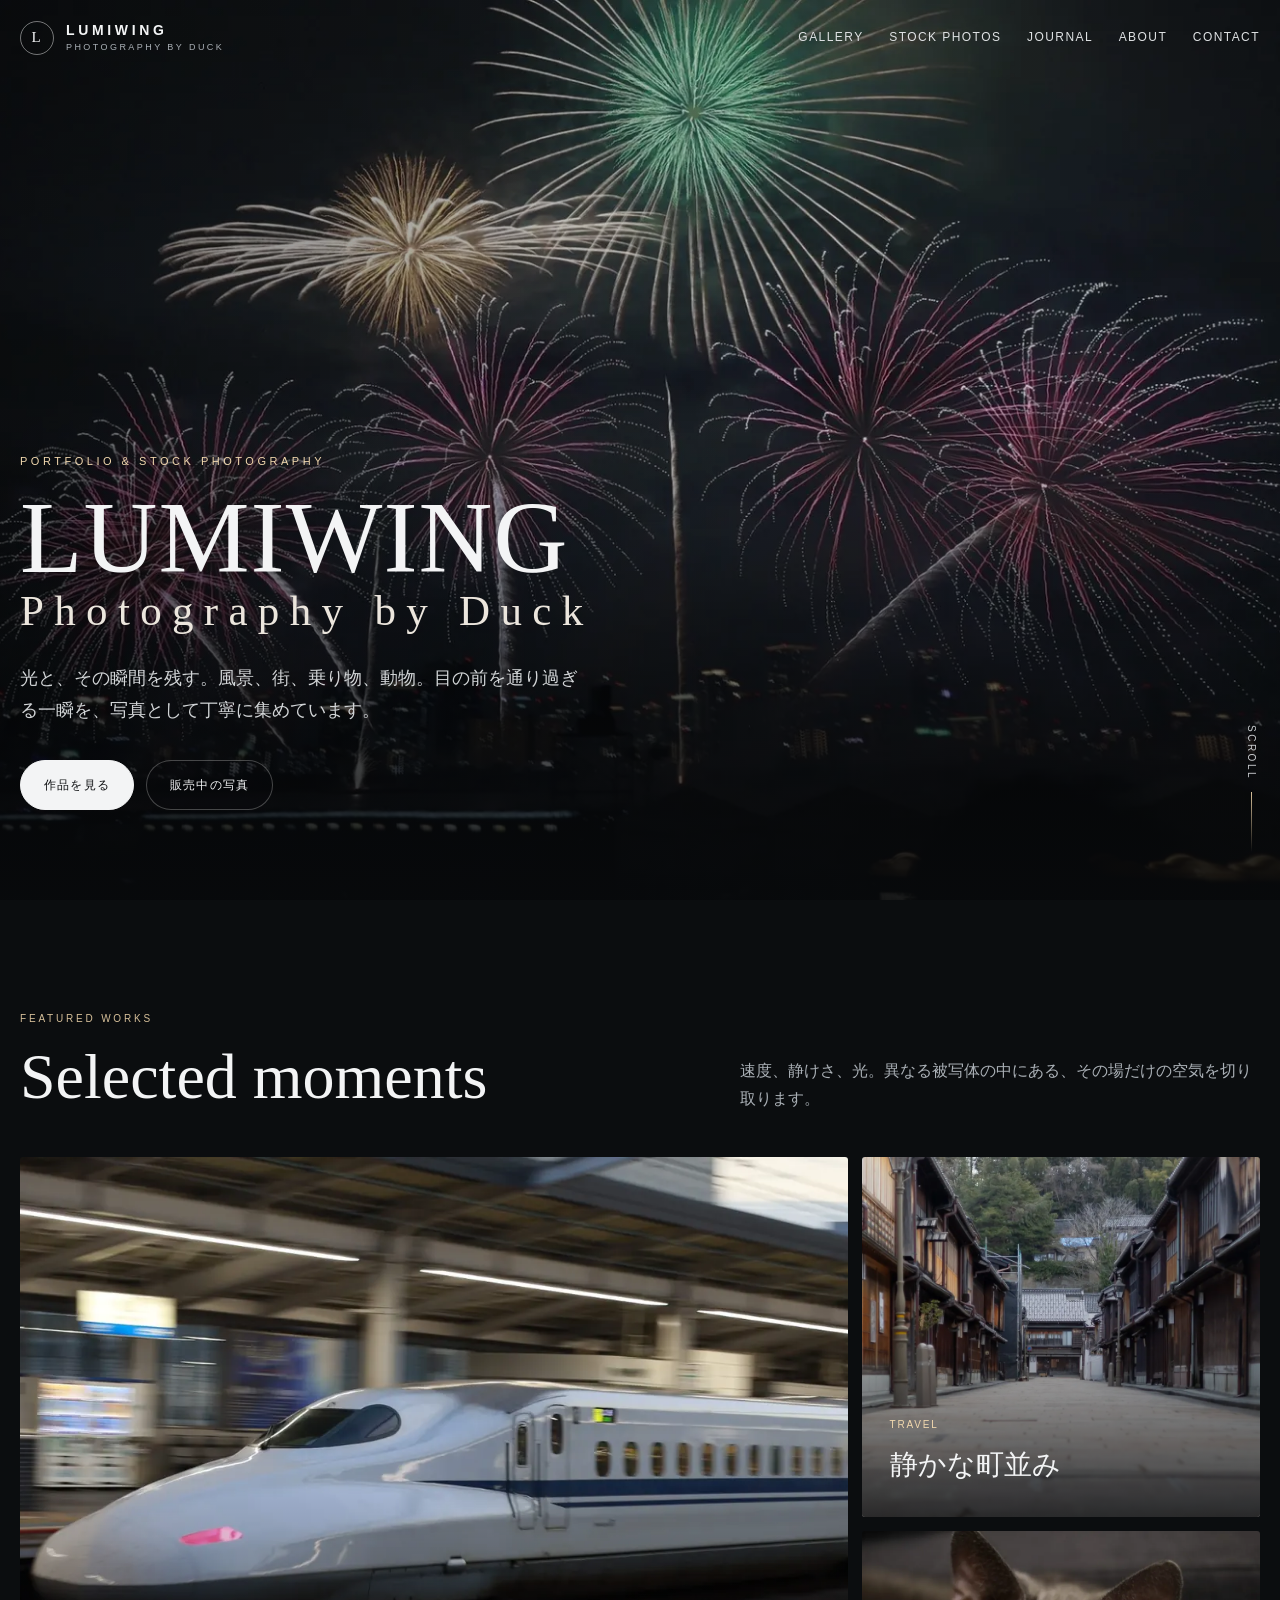
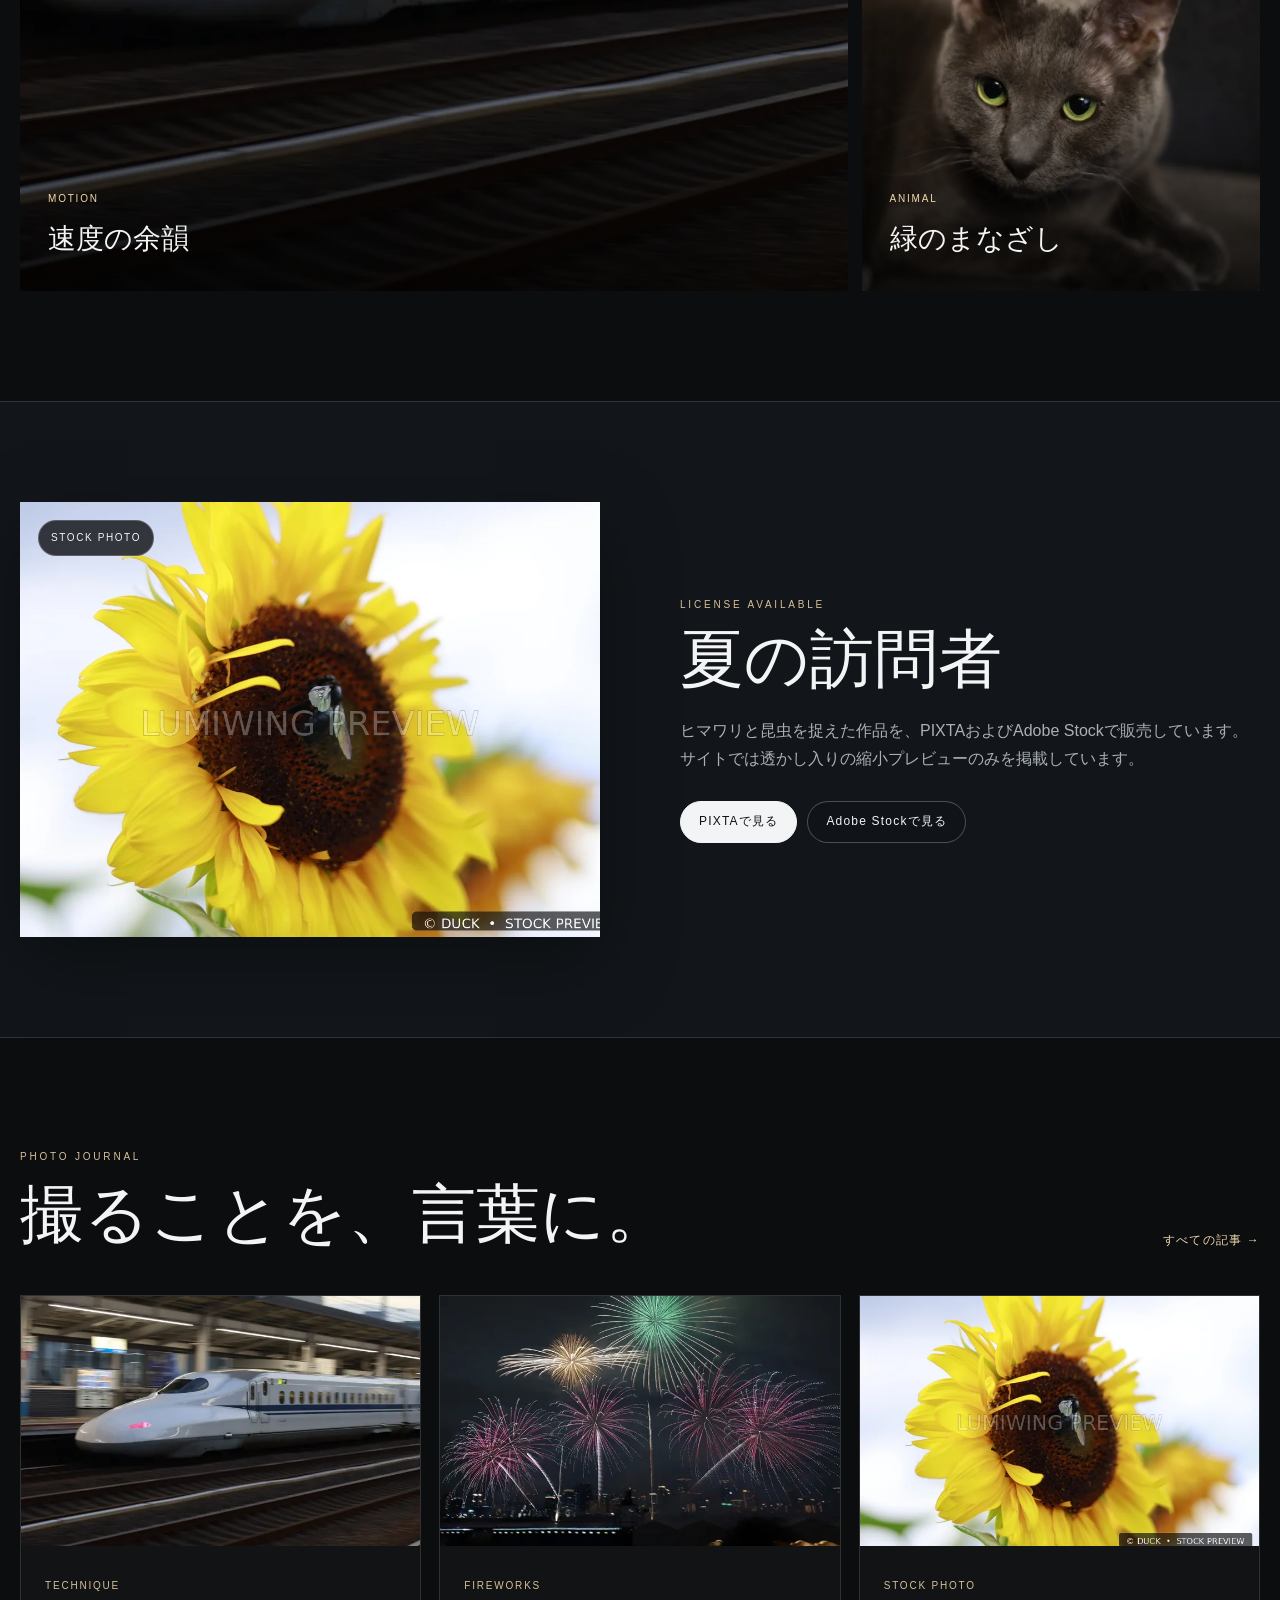
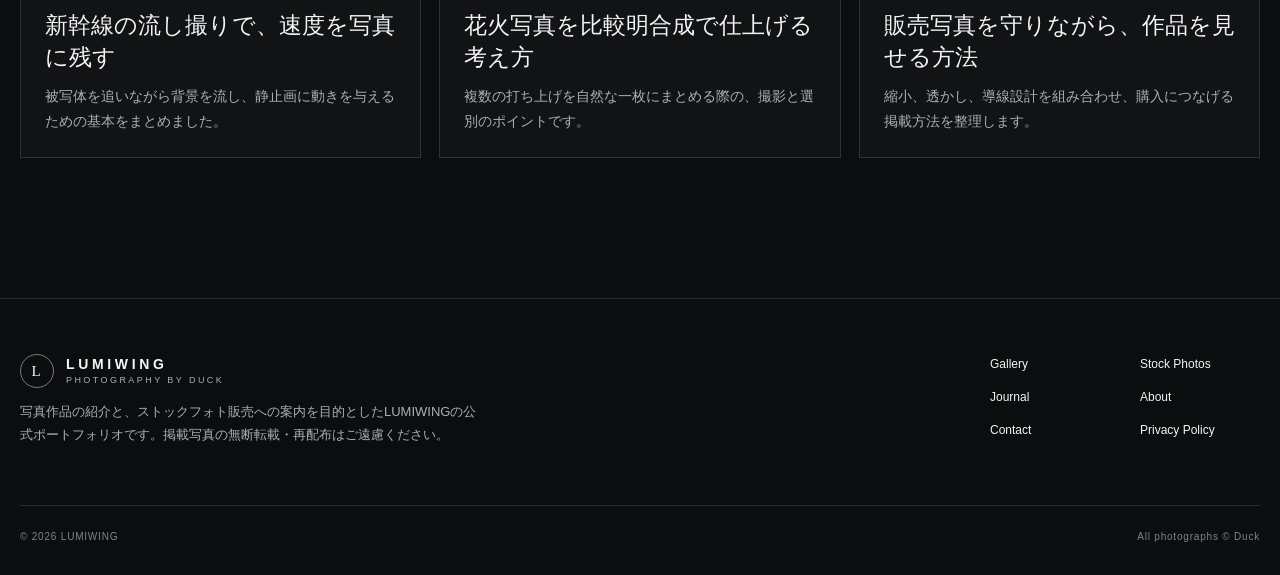
<file: index.html>
<!doctype html>
<html lang="ja">
<head>
  <meta charset="utf-8">
  <meta name="viewport" content="width=device-width, initial-scale=1">
  <meta name="description" content="LUMIWING — Photography by Duck。 風景、都市、乗り物、花火、動物などを撮影する写真ポートフォリオ。ストックフォト作品も販売中。">
  <meta name="theme-color" content="#0b0d0f">
  <title>LUMIWING｜Photography by Duck</title>
  <link rel="stylesheet" href="assets/css/style.css?v=3">
  <style>
    @media (max-width:640px){
      .journal-card{display:block!important;height:auto!important;min-height:0!important;overflow:visible!important}
      .journal-card>img{display:block!important;width:100%!important;height:auto!important;aspect-ratio:3/2!important;object-fit:cover!important}
      .journal-body{display:block!important;height:auto!important;min-height:0!important;overflow:visible!important;padding:22px 20px 26px!important}
      .journal-card h3{display:block!important;margin:10px 0 9px!important;font-size:21px!important;line-height:1.5!important;white-space:normal!important;overflow:visible!important;overflow-wrap:anywhere}
      .journal-card p{display:block!important;margin:0!important;line-height:1.75!important;overflow:visible!important}
    }
  </style>
</head>
<body>
<header class="site-header">
  <div class="header-inner">
    <a class="brand" href="index.html" aria-label="LUMIWING ホーム">
      <span class="brand-mark">L</span><span class="brand-text"><strong>LUMIWING</strong><small>PHOTOGRAPHY BY DUCK</small></span>
    </a>
    <button class="menu-button" aria-label="メニューを開く" aria-expanded="false"><span></span><span></span></button>
    <nav class="site-nav" aria-label="メインナビゲーション">
      <a href="gallery.html">Gallery</a><a href="stock.html">Stock Photos</a><a href="journal.html">Journal</a><a href="about.html">About</a><a href="contact.html">Contact</a>
    </nav>
  </div>
</header>
<main>
  <section class="hero">
    <div class="hero-media protected-image" aria-hidden="true">
      <img class="desktop-hero" src="assets/images/fireworks.webp" alt="" fetchpriority="high">
      <img class="mobile-hero" src="assets/images/bridge-sunset.webp" alt="" fetchpriority="high">
    </div>
    <div class="hero-content">
      <p class="eyebrow">Portfolio & Stock Photography</p>
      <h1>LUMIWING<span>Photography by Duck</span></h1>
      <p class="hero-copy">光と、その瞬間を残す。風景、街、乗り物、動物。目の前を通り過ぎる一瞬を、写真として丁寧に集めています。</p>
      <div class="hero-actions"><a class="button primary" href="gallery.html">作品を見る</a><a class="button" href="stock.html">販売中の写真</a></div>
    </div>
    <span class="scroll-cue">SCROLL</span>
  </section>

  <section class="section reveal">
    <div class="section-head">
      <div><span class="section-kicker">Featured works</span><h2>Selected moments</h2></div>
      <p class="section-intro">速度、静けさ、光。異なる被写体の中にある、その場だけの空気を切り取ります。</p>
    </div>
    <div class="feature-grid">
      <a class="feature-card" href="gallery.html"><img src="assets/images/train.webp" alt="ホームを走る新幹線の流し撮り" loading="lazy"><span class="card-overlay"><span class="tag">Motion</span><h3>速度の余韻</h3></span></a>
      <a class="feature-card" href="gallery.html"><img src="assets/images/old-town.webp" alt="木造家屋が並ぶ静かな町並み" loading="lazy"><span class="card-overlay"><span class="tag">Travel</span><h3>静かな町並み</h3></span></a>
      <a class="feature-card" href="gallery.html"><img src="assets/images/cat.webp" alt="緑色の瞳をした灰色の猫" loading="lazy"><span class="card-overlay"><span class="tag">Animal</span><h3>緑のまなざし</h3></span></a>
    </div>
  </section>

  <section class="split-band reveal">
    <div class="split-inner">
      <div class="split-image protected-image"><img src="assets/images/sunflower-stock.webp" alt="ヒマワリにとまる昆虫。ストックフォト販売中" loading="lazy"><span class="stock-badge">STOCK PHOTO</span></div>
      <div class="split-copy"><span class="section-kicker">License available</span><h2>夏の訪問者</h2><p>ヒマワリと昆虫を捉えた作品を、PIXTAおよびAdobe Stockで販売しています。サイトでは透かし入りの縮小プレビューのみを掲載しています。</p><div class="platform-row"><a class="button small primary" href="https://creator.pixta.jp/@prof2776046" target="_blank" rel="noopener noreferrer">PIXTAで見る</a><a class="button small" href="https://stock.adobe.com/jp/contributor/213067379/koduck" target="_blank" rel="noopener noreferrer">Adobe Stockで見る</a></div></div>
    </div>
  </section>

  <section class="section reveal">
    <div class="section-head"><div><span class="section-kicker">Photo journal</span><h2>撮ることを、言葉に。</h2></div><a class="text-link" href="journal.html">すべての記事 →</a></div>
    <div class="journal-grid">
      <a class="journal-card" href="journal/panning-train.html"><img src="assets/images/train-thumb.webp" alt="新幹線の流し撮り" loading="lazy"><div class="journal-body"><span class="journal-meta">TECHNIQUE</span><h3>新幹線の流し撮りで、速度を写真に残す</h3><p>被写体を追いながら背景を流し、静止画に動きを与えるための基本をまとめました。</p></div></a>
      <a class="journal-card" href="journal/fireworks-composite.html"><img src="assets/images/fireworks-thumb.webp" alt="夜空に広がる花火" loading="lazy"><div class="journal-body"><span class="journal-meta">FIREWORKS</span><h3>花火写真を比較明合成で仕上げる考え方</h3><p>複数の打ち上げを自然な一枚にまとめる際の、撮影と選別のポイントです。</p></div></a>
      <a class="journal-card" href="journal/protect-stock-photos.html"><img src="assets/images/sunflower-stock-thumb.webp" alt="ストックフォト販売中のヒマワリ" loading="lazy"><div class="journal-body"><span class="journal-meta">STOCK PHOTO</span><h3>販売写真を守りながら、作品を見せる方法</h3><p>縮小、透かし、導線設計を組み合わせ、購入につなげる掲載方法を整理します。</p></div></a>
    </div>
  </section>
</main>
<footer class="site-footer"><div class="footer-inner"><div class="footer-top"><div><a class="brand" href="index.html"><span class="brand-mark">L</span><span class="brand-text"><strong>LUMIWING</strong><small>PHOTOGRAPHY BY DUCK</small></span></a><p class="footer-copy">写真作品の紹介と、ストックフォト販売への案内を目的としたLUMIWINGの公式ポートフォリオです。掲載写真の無断転載・再配布はご遠慮ください。</p></div><div class="footer-links"><a href="gallery.html">Gallery</a><a href="stock.html">Stock Photos</a><a href="journal.html">Journal</a><a href="about.html">About</a><a href="contact.html">Contact</a><a href="privacy.html">Privacy Policy</a></div></div><div class="footer-bottom"><span>© <span data-year></span> LUMIWING</span><span>All photographs © Duck</span></div></div></footer>
<script src="assets/js/site.js?v=3"></script>
</body>
</html>
</file>
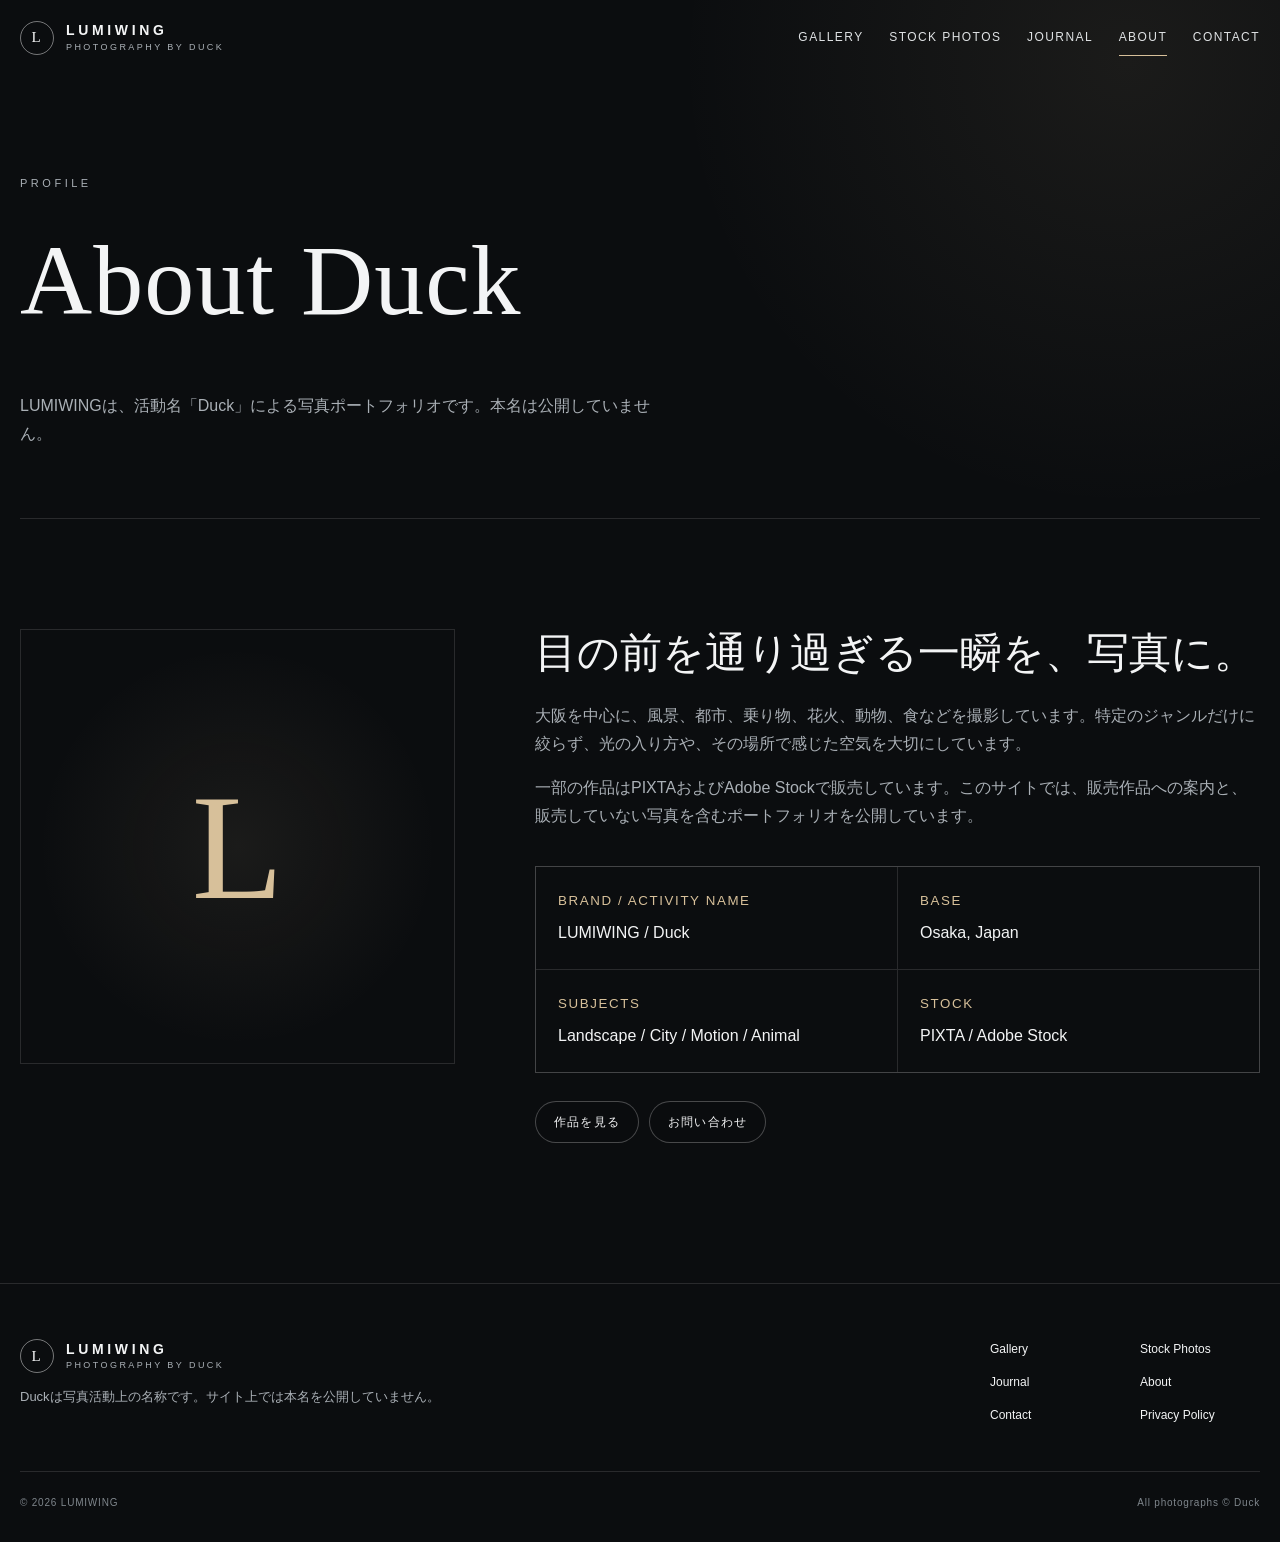
<file: about.html>
<!doctype html><html lang="ja"><head><meta charset="utf-8"><meta name="viewport" content="width=device-width, initial-scale=1"><meta name="description" content="写真活動名Duckのプロフィール。大阪を中心に風景、街、花火、乗り物、動物などを撮影。"><meta name="theme-color" content="#0b0d0f"><title>About Duck｜LUMIWING</title><link rel="stylesheet" href="assets/css/style.css"></head><body>
<header class="site-header"><div class="header-inner"><a class="brand" href="index.html"><span class="brand-mark">L</span><span class="brand-text"><strong>LUMIWING</strong><small>PHOTOGRAPHY BY DUCK</small></span></a><button class="menu-button" aria-label="メニューを開く" aria-expanded="false"><span></span><span></span></button><nav class="site-nav"><a href="gallery.html">Gallery</a><a href="stock.html">Stock Photos</a><a href="journal.html">Journal</a><a href="about.html" aria-current="page">About</a><a href="contact.html">Contact</a></nav></div></header>
<main><header class="page-hero"><p class="eyebrow">Profile</p><h1>About Duck</h1><p>LUMIWINGは、活動名「Duck」による写真ポートフォリオです。本名は公開していません。</p></header>
<section class="section"><div class="about-grid"><div class="about-monogram reveal">L</div><div class="prose reveal"><h2>目の前を通り過ぎる一瞬を、写真に。</h2><p>大阪を中心に、風景、都市、乗り物、花火、動物、食などを撮影しています。特定のジャンルだけに絞らず、光の入り方や、その場所で感じた空気を大切にしています。</p><p>一部の作品はPIXTAおよびAdobe Stockで販売しています。このサイトでは、販売作品への案内と、販売していない写真を含むポートフォリオを公開しています。</p><div class="fact-list"><div class="fact"><small>BRAND / ACTIVITY NAME</small>LUMIWING / Duck</div><div class="fact"><small>BASE</small>Osaka, Japan</div><div class="fact"><small>SUBJECTS</small>Landscape / City / Motion / Animal</div><div class="fact"><small>STOCK</small>PIXTA / Adobe Stock</div></div><div class="platform-row"><a class="button small" href="gallery.html">作品を見る</a><a class="button small" href="contact.html">お問い合わせ</a></div></div></div></section></main>
<footer class="site-footer"><div class="footer-inner"><div class="footer-top"><div><a class="brand" href="index.html"><span class="brand-mark">L</span><span class="brand-text"><strong>LUMIWING</strong><small>PHOTOGRAPHY BY DUCK</small></span></a><p class="footer-copy">Duckは写真活動上の名称です。サイト上では本名を公開していません。</p></div><div class="footer-links"><a href="gallery.html">Gallery</a><a href="stock.html">Stock Photos</a><a href="journal.html">Journal</a><a href="about.html">About</a><a href="contact.html">Contact</a><a href="privacy.html">Privacy Policy</a></div></div><div class="footer-bottom"><span>© <span data-year></span> LUMIWING</span><span>All photographs © Duck</span></div></div></footer><script src="assets/js/site.js"></script></body></html>
</file>
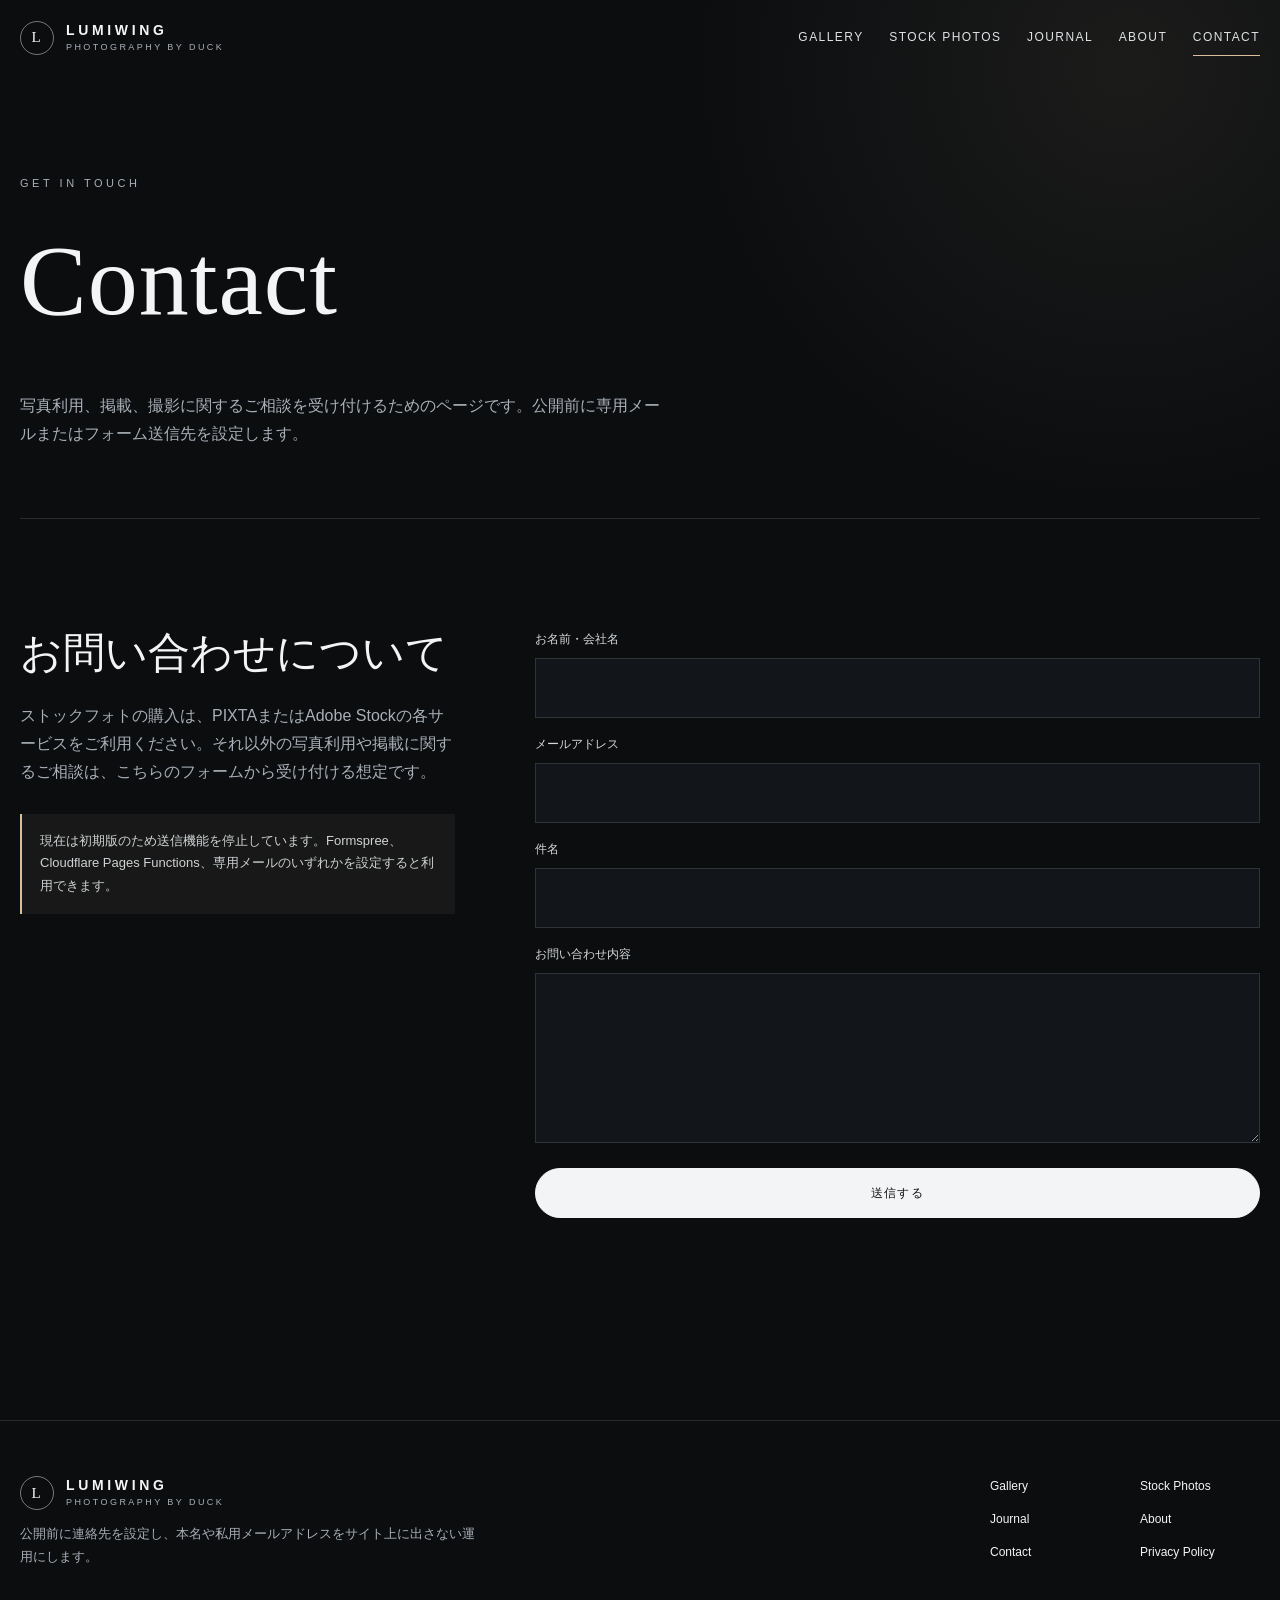
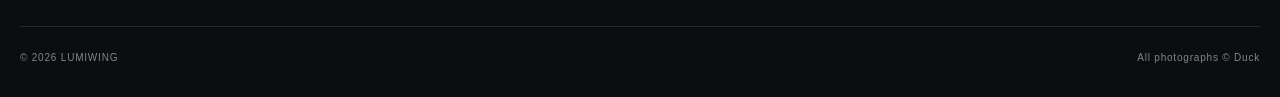
<file: contact.html>
<!doctype html><html lang="ja"><head><meta charset="utf-8"><meta name="viewport" content="width=device-width, initial-scale=1"><meta name="description" content="LUMIWINGへの写真利用・撮影に関するお問い合わせ。"><meta name="theme-color" content="#0b0d0f"><title>Contact｜LUMIWING — Photography by Duck</title><link rel="stylesheet" href="assets/css/style.css"></head><body>
<header class="site-header"><div class="header-inner"><a class="brand" href="index.html"><span class="brand-mark">L</span><span class="brand-text"><strong>LUMIWING</strong><small>PHOTOGRAPHY BY DUCK</small></span></a><button class="menu-button" aria-label="メニューを開く" aria-expanded="false"><span></span><span></span></button><nav class="site-nav"><a href="gallery.html">Gallery</a><a href="stock.html">Stock Photos</a><a href="journal.html">Journal</a><a href="about.html">About</a><a href="contact.html" aria-current="page">Contact</a></nav></div></header>
<main><header class="page-hero"><p class="eyebrow">Get in touch</p><h1>Contact</h1><p>写真利用、掲載、撮影に関するご相談を受け付けるためのページです。公開前に専用メールまたはフォーム送信先を設定します。</p></header>
<section class="section"><div class="contact-grid"><div class="prose reveal"><h2>お問い合わせについて</h2><p>ストックフォトの購入は、PIXTAまたはAdobe Stockの各サービスをご利用ください。それ以外の写真利用や掲載に関するご相談は、こちらのフォームから受け付ける想定です。</p><div class="notice">現在は初期版のため送信機能を停止しています。Formspree、Cloudflare Pages Functions、専用メールのいずれかを設定すると利用できます。</div></div><form class="form reveal" data-contact-form><div class="field"><label for="name">お名前・会社名</label><input id="name" name="name" autocomplete="name" required></div><div class="field"><label for="email">メールアドレス</label><input id="email" name="email" type="email" autocomplete="email" required></div><div class="field"><label for="subject">件名</label><input id="subject" name="subject" required></div><div class="field"><label for="message">お問い合わせ内容</label><textarea id="message" name="message" required></textarea></div><button class="button primary" type="submit">送信する</button><p class="form-status" aria-live="polite"></p></form></div></section></main>
<footer class="site-footer"><div class="footer-inner"><div class="footer-top"><div><a class="brand" href="index.html"><span class="brand-mark">L</span><span class="brand-text"><strong>LUMIWING</strong><small>PHOTOGRAPHY BY DUCK</small></span></a><p class="footer-copy">公開前に連絡先を設定し、本名や私用メールアドレスをサイト上に出さない運用にします。</p></div><div class="footer-links"><a href="gallery.html">Gallery</a><a href="stock.html">Stock Photos</a><a href="journal.html">Journal</a><a href="about.html">About</a><a href="contact.html">Contact</a><a href="privacy.html">Privacy Policy</a></div></div><div class="footer-bottom"><span>© <span data-year></span> LUMIWING</span><span>All photographs © Duck</span></div></div></footer><script src="assets/js/site.js"></script></body></html>
</file>
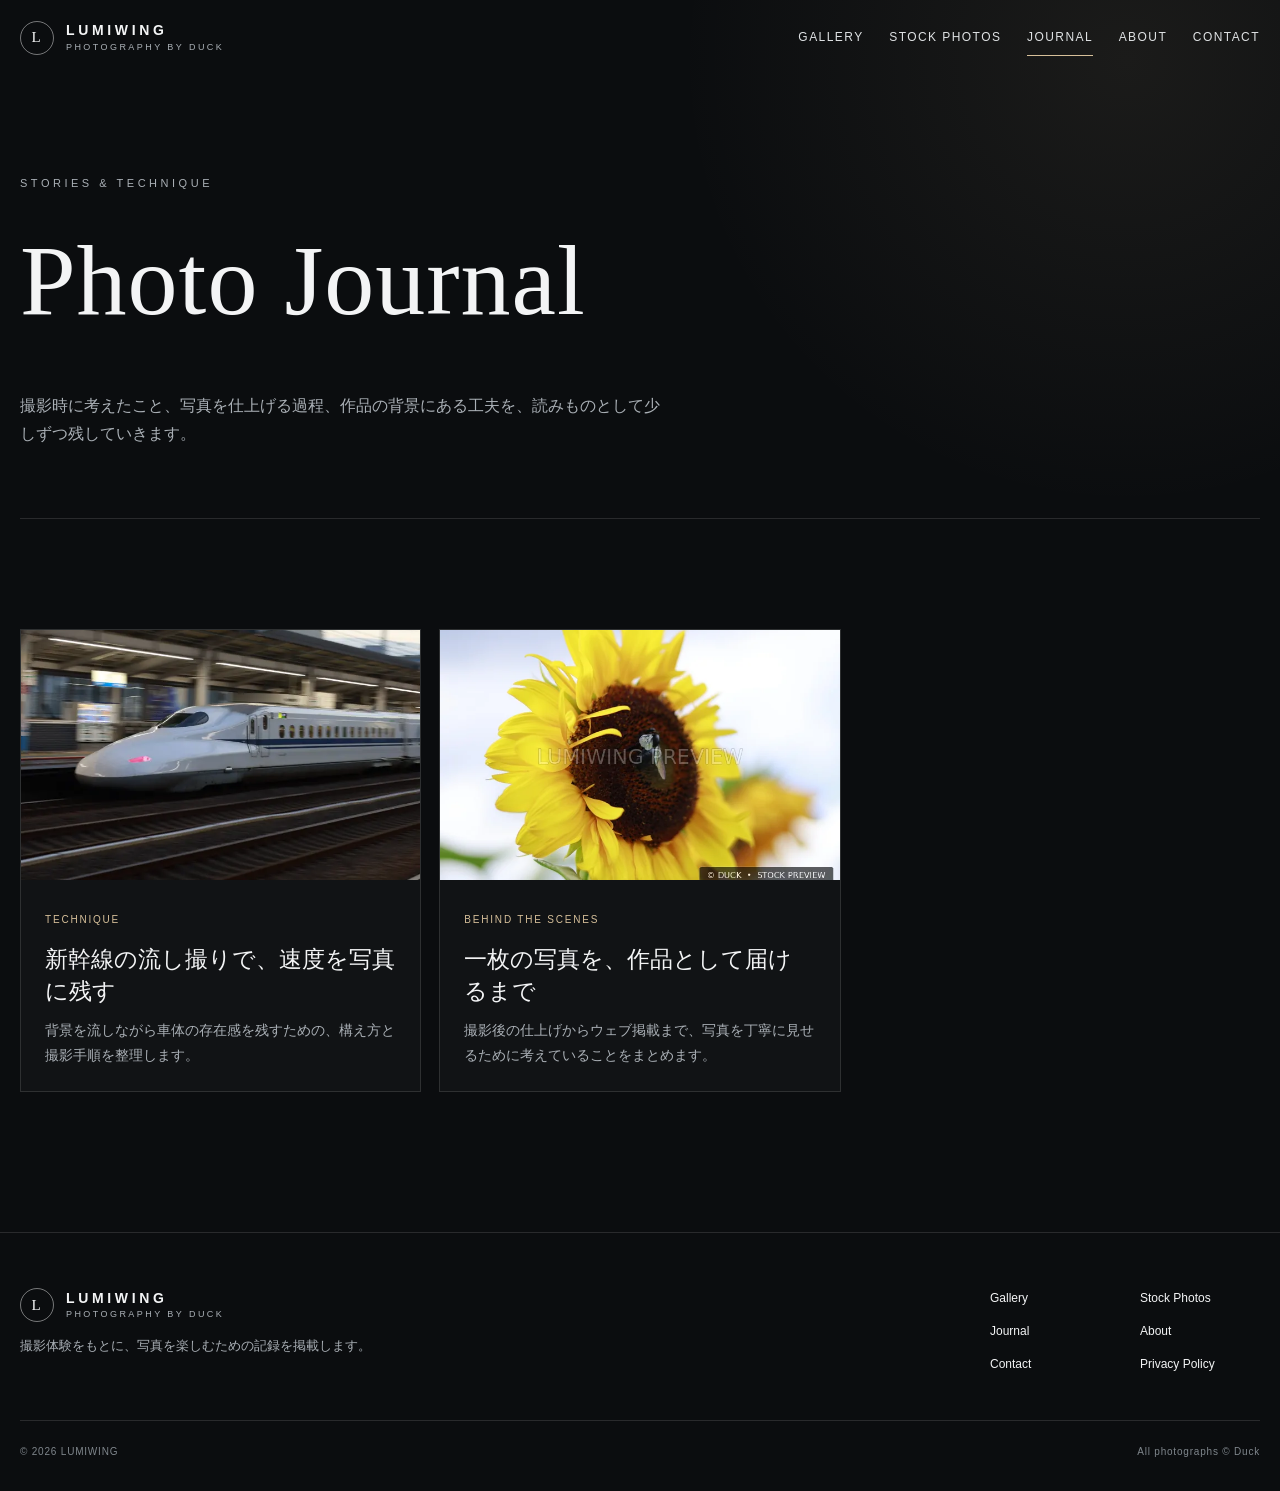
<file: journal.html>
<!doctype html><html lang="ja"><head><meta charset="utf-8"><meta name="viewport" content="width=device-width, initial-scale=1"><meta name="description" content="撮影方法、写真編集、作品づくりについてDuckが記録するPhoto Journal。"><meta name="theme-color" content="#0b0d0f"><title>Photo Journal｜LUMIWING — Photography by Duck</title><link rel="stylesheet" href="assets/css/style.css?v=6"><style>@media(max-width:640px){.journal-card{display:block!important;height:auto!important;min-height:0!important;overflow:visible!important}.journal-card>img{display:block!important;width:100%!important;height:auto!important;aspect-ratio:3/2!important;object-fit:cover!important}.journal-body{display:block!important;height:auto!important;min-height:0!important;overflow:visible!important;padding:22px 20px 26px!important}.journal-card h3{display:block!important;margin:10px 0 9px!important;font-size:21px!important;line-height:1.5!important;white-space:normal!important;overflow:visible!important;overflow-wrap:anywhere}.journal-card p{display:block!important;margin:0!important;line-height:1.75!important;overflow:visible!important}}</style></head><body>
<header class="site-header"><div class="header-inner"><a class="brand" href="index.html"><span class="brand-mark">L</span><span class="brand-text"><strong>LUMIWING</strong><small>PHOTOGRAPHY BY DUCK</small></span></a><button class="menu-button" aria-label="メニューを開く" aria-expanded="false"><span></span><span></span></button><nav class="site-nav"><a href="gallery.html">Gallery</a><a href="stock.html">Stock Photos</a><a href="journal.html" aria-current="page">Journal</a><a href="about.html">About</a><a href="contact.html">Contact</a></nav></div></header>
<main><header class="page-hero"><p class="eyebrow">Stories & technique</p><h1>Photo Journal</h1><p>撮影時に考えたこと、写真を仕上げる過程、作品の背景にある工夫を、読みものとして少しずつ残していきます。</p></header>
<section class="section"><div class="journal-grid">
<a class="journal-card reveal" href="journal/panning-train.html"><img src="assets/images/train-thumb.webp" alt="新幹線の流し撮り"><div class="journal-body"><span class="journal-meta">TECHNIQUE</span><h3>新幹線の流し撮りで、速度を写真に残す</h3><p>背景を流しながら車体の存在感を残すための、構え方と撮影手順を整理します。</p></div></a>
<a class="journal-card reveal" href="journal/protect-stock-photos.html"><img src="assets/images/sunflower-stock-thumb.webp" alt="ヒマワリの作品プレビュー"><div class="journal-body"><span class="journal-meta">BEHIND THE SCENES</span><h3>一枚の写真を、作品として届けるまで</h3><p>撮影後の仕上げからウェブ掲載まで、写真を丁寧に見せるために考えていることをまとめます。</p></div></a>
</div></section></main>
<footer class="site-footer"><div class="footer-inner"><div class="footer-top"><div><a class="brand" href="index.html"><span class="brand-mark">L</span><span class="brand-text"><strong>LUMIWING</strong><small>PHOTOGRAPHY BY DUCK</small></span></a><p class="footer-copy">撮影体験をもとに、写真を楽しむための記録を掲載します。</p></div><div class="footer-links"><a href="gallery.html">Gallery</a><a href="stock.html">Stock Photos</a><a href="journal.html">Journal</a><a href="about.html">About</a><a href="contact.html">Contact</a><a href="privacy.html">Privacy Policy</a></div></div><div class="footer-bottom"><span>© <span data-year></span> LUMIWING</span><span>All photographs © Duck</span></div></div></footer><script src="assets/js/site.js?v=6"></script></body></html>
</file>
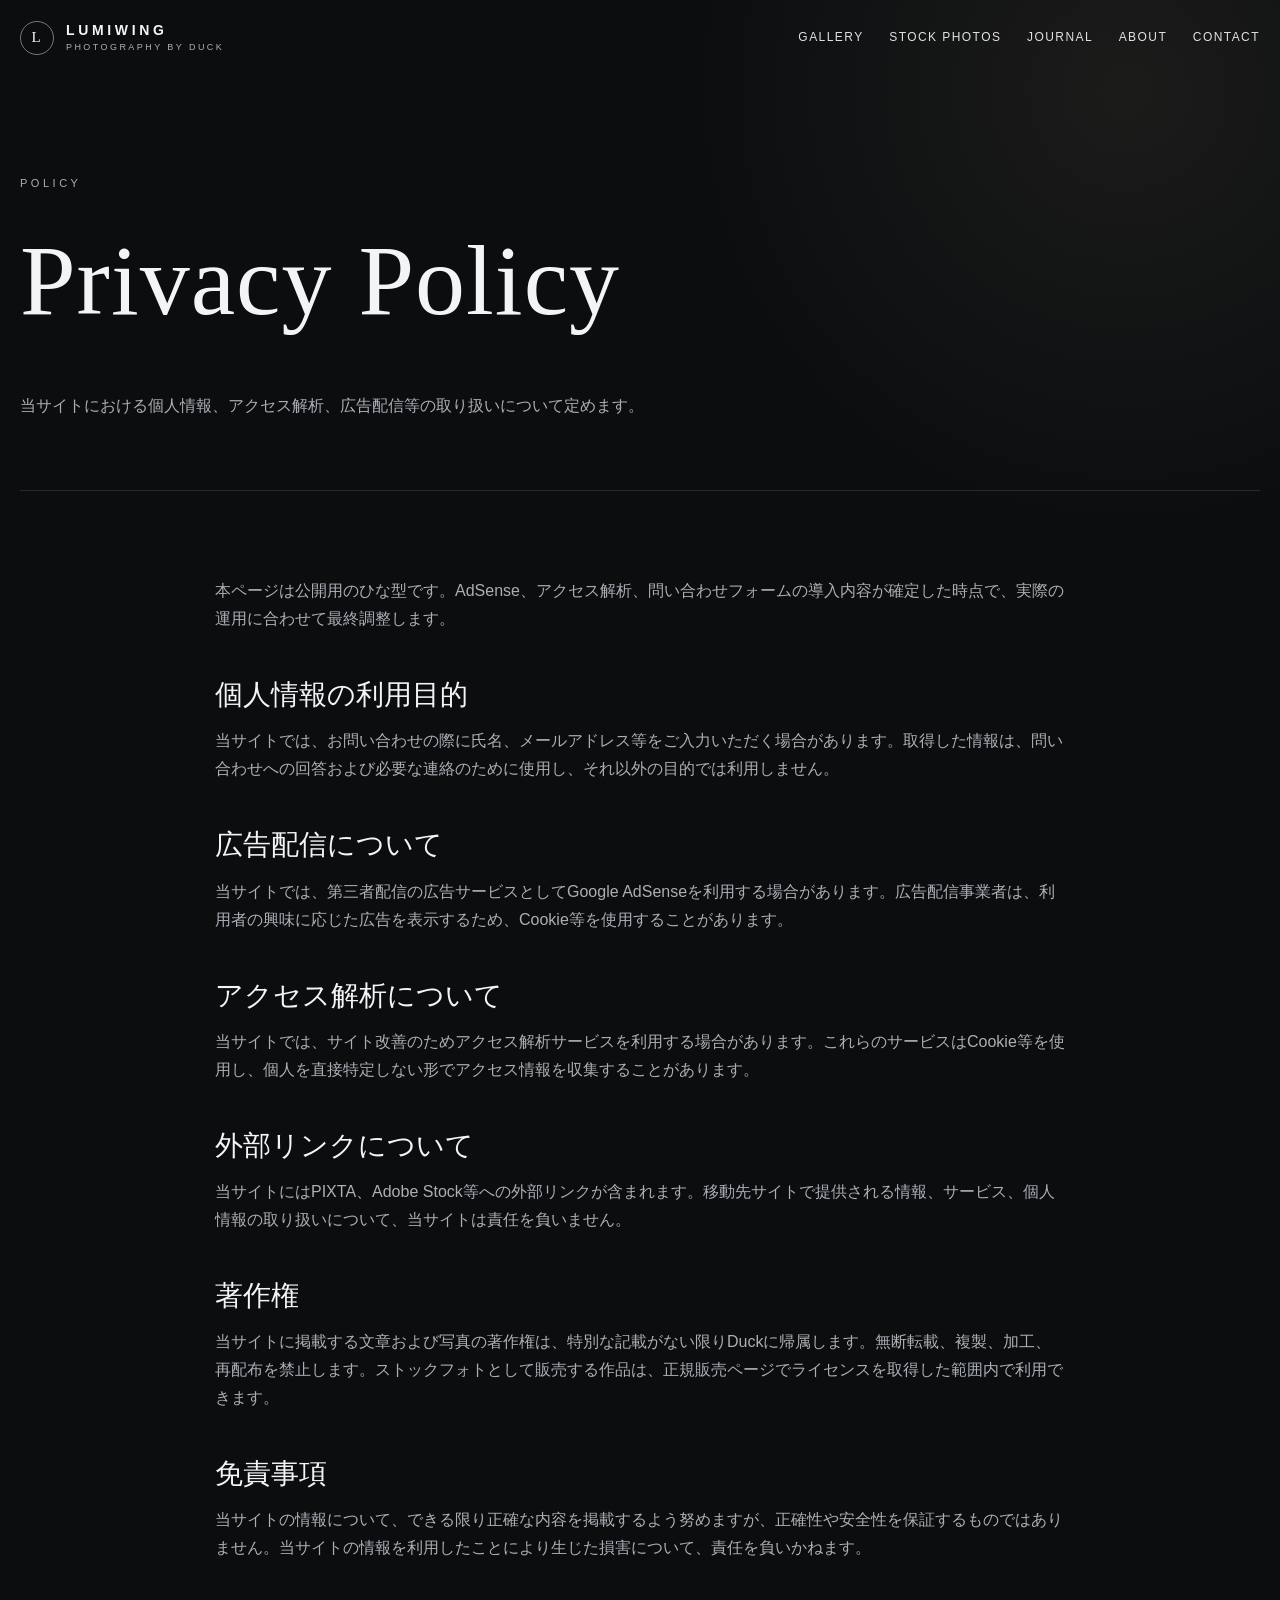
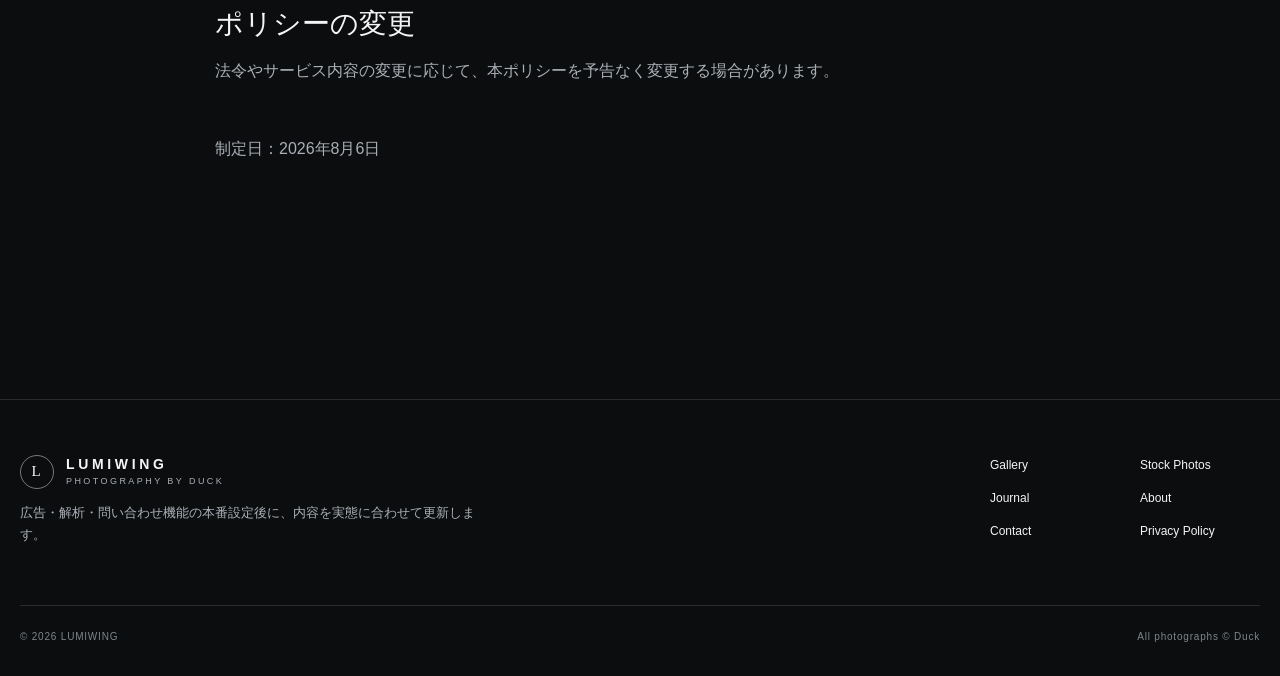
<file: privacy.html>
<!doctype html><html lang="ja"><head><meta charset="utf-8"><meta name="viewport" content="width=device-width, initial-scale=1"><meta name="description" content="LUMIWINGのプライバシーポリシー。"><meta name="theme-color" content="#0b0d0f"><title>Privacy Policy｜LUMIWING — Photography by Duck</title><link rel="stylesheet" href="assets/css/style.css"></head><body>
<header class="site-header"><div class="header-inner"><a class="brand" href="index.html"><span class="brand-mark">L</span><span class="brand-text"><strong>LUMIWING</strong><small>PHOTOGRAPHY BY DUCK</small></span></a><button class="menu-button" aria-label="メニューを開く" aria-expanded="false"><span></span><span></span></button><nav class="site-nav"><a href="gallery.html">Gallery</a><a href="stock.html">Stock Photos</a><a href="journal.html">Journal</a><a href="about.html">About</a><a href="contact.html">Contact</a></nav></div></header>
<main><header class="page-hero"><p class="eyebrow">Policy</p><h1>Privacy Policy</h1><p>当サイトにおける個人情報、アクセス解析、広告配信等の取り扱いについて定めます。</p></header>
<section class="section compact"><div class="article-wrap policy" style="padding-top:0"><p>本ページは公開用のひな型です。AdSense、アクセス解析、問い合わせフォームの導入内容が確定した時点で、実際の運用に合わせて最終調整します。</p><h2>個人情報の利用目的</h2><p>当サイトでは、お問い合わせの際に氏名、メールアドレス等をご入力いただく場合があります。取得した情報は、問い合わせへの回答および必要な連絡のために使用し、それ以外の目的では利用しません。</p><h2>広告配信について</h2><p>当サイトでは、第三者配信の広告サービスとしてGoogle AdSenseを利用する場合があります。広告配信事業者は、利用者の興味に応じた広告を表示するため、Cookie等を使用することがあります。</p><h2>アクセス解析について</h2><p>当サイトでは、サイト改善のためアクセス解析サービスを利用する場合があります。これらのサービスはCookie等を使用し、個人を直接特定しない形でアクセス情報を収集することがあります。</p><h2>外部リンクについて</h2><p>当サイトにはPIXTA、Adobe Stock等への外部リンクが含まれます。移動先サイトで提供される情報、サービス、個人情報の取り扱いについて、当サイトは責任を負いません。</p><h2>著作権</h2><p>当サイトに掲載する文章および写真の著作権は、特別な記載がない限りDuckに帰属します。無断転載、複製、加工、再配布を禁止します。ストックフォトとして販売する作品は、正規販売ページでライセンスを取得した範囲内で利用できます。</p><h2>免責事項</h2><p>当サイトの情報について、できる限り正確な内容を掲載するよう努めますが、正確性や安全性を保証するものではありません。当サイトの情報を利用したことにより生じた損害について、責任を負いかねます。</p><h2>ポリシーの変更</h2><p>法令やサービス内容の変更に応じて、本ポリシーを予告なく変更する場合があります。</p><p style="margin-top:50px">制定日：2026年8月6日</p></div></section></main>
<footer class="site-footer"><div class="footer-inner"><div class="footer-top"><div><a class="brand" href="index.html"><span class="brand-mark">L</span><span class="brand-text"><strong>LUMIWING</strong><small>PHOTOGRAPHY BY DUCK</small></span></a><p class="footer-copy">広告・解析・問い合わせ機能の本番設定後に、内容を実態に合わせて更新します。</p></div><div class="footer-links"><a href="gallery.html">Gallery</a><a href="stock.html">Stock Photos</a><a href="journal.html">Journal</a><a href="about.html">About</a><a href="contact.html">Contact</a><a href="privacy.html">Privacy Policy</a></div></div><div class="footer-bottom"><span>© <span data-year></span> LUMIWING</span><span>All photographs © Duck</span></div></div></footer><script src="assets/js/site.js"></script></body></html>
</file>
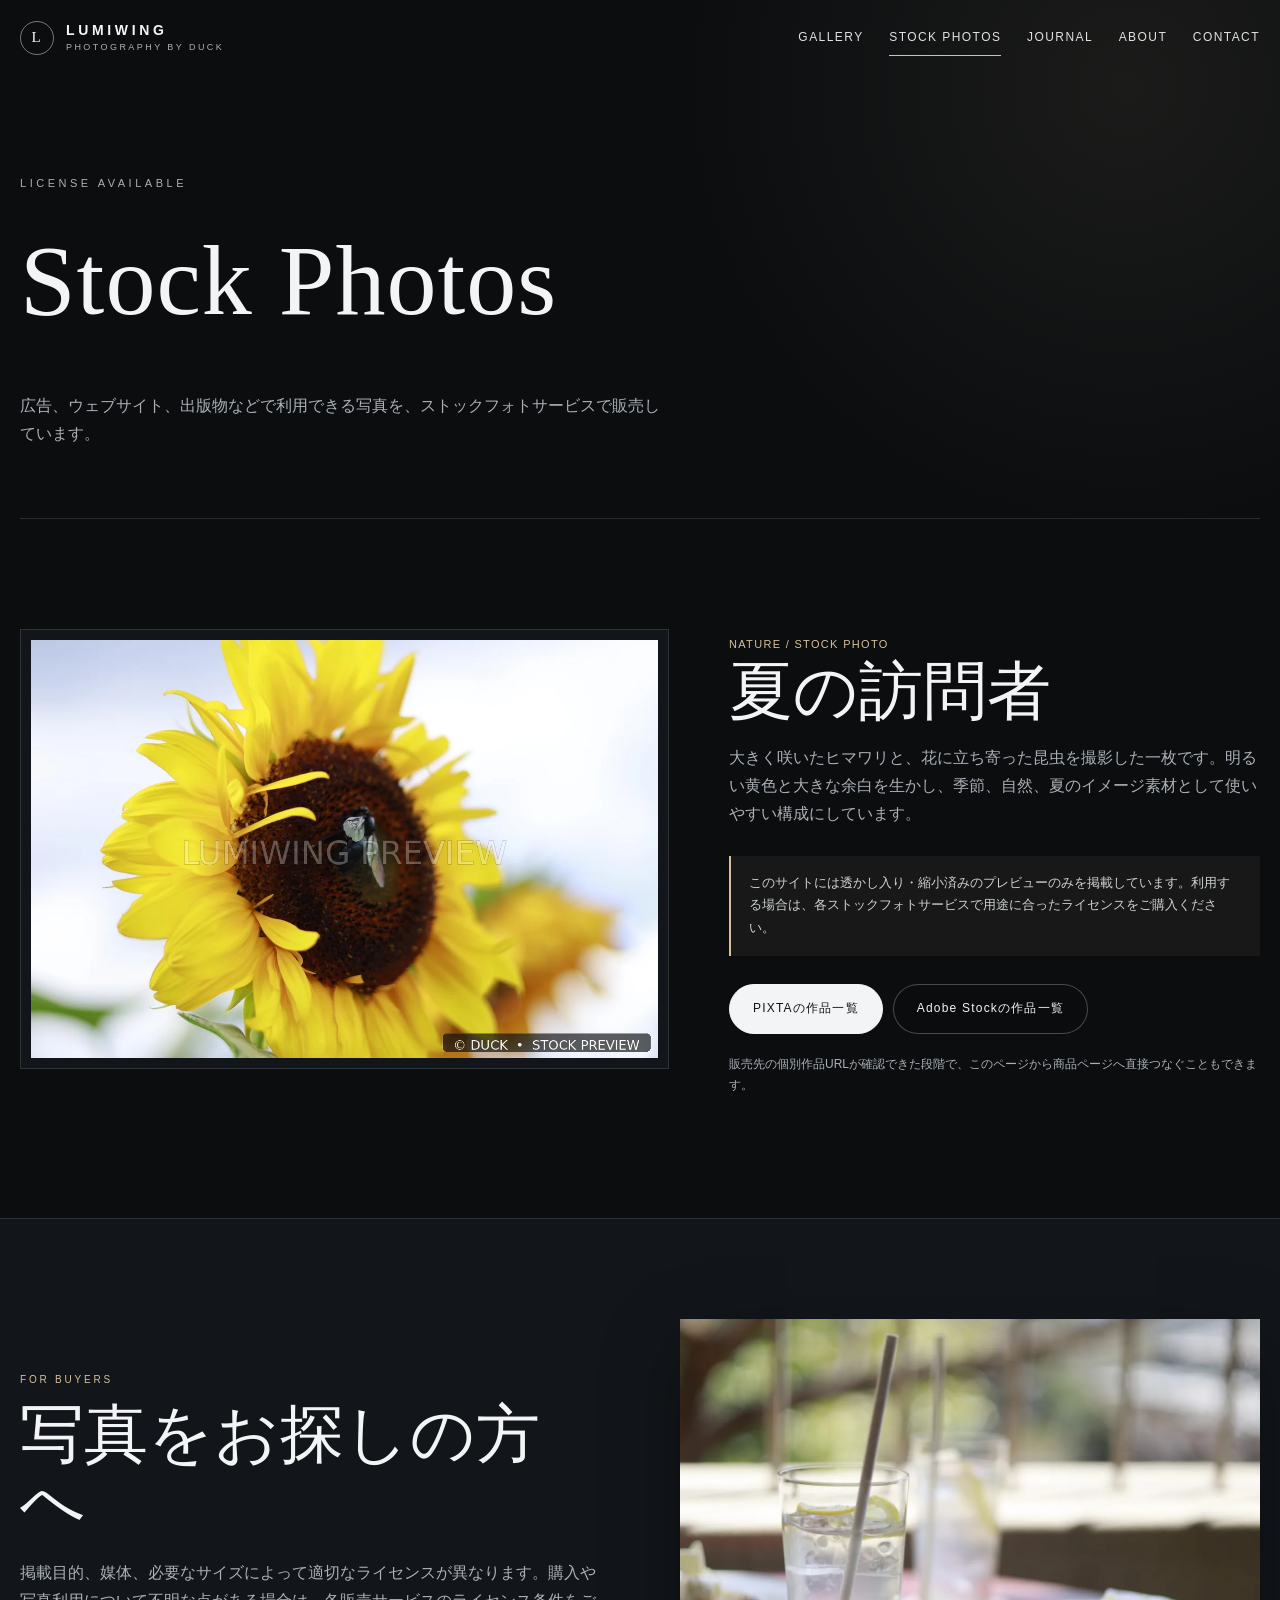
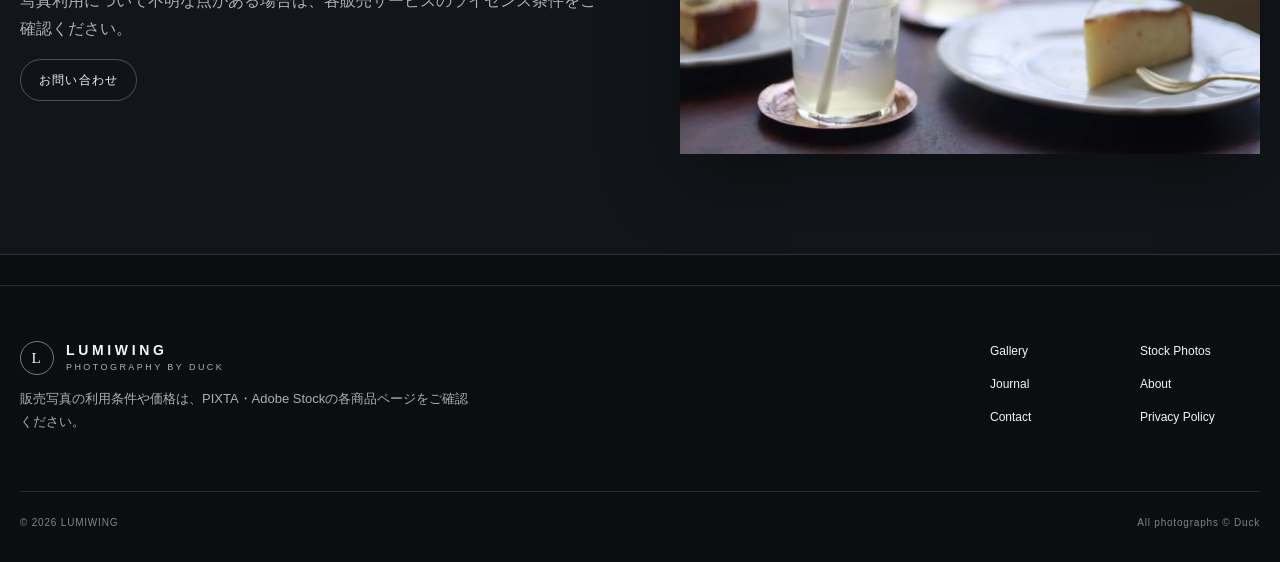
<file: stock.html>
<!doctype html><html lang="ja"><head><meta charset="utf-8"><meta name="viewport" content="width=device-width, initial-scale=1"><meta name="description" content="DuckがPIXTAとAdobe Stockで販売しているストックフォト作品へのご案内。"><meta name="theme-color" content="#0b0d0f"><title>Stock Photos｜LUMIWING — Photography by Duck</title><link rel="stylesheet" href="assets/css/style.css"></head><body>
<header class="site-header"><div class="header-inner"><a class="brand" href="index.html"><span class="brand-mark">L</span><span class="brand-text"><strong>LUMIWING</strong><small>PHOTOGRAPHY BY DUCK</small></span></a><button class="menu-button" aria-label="メニューを開く" aria-expanded="false"><span></span><span></span></button><nav class="site-nav"><a href="gallery.html">Gallery</a><a href="stock.html" aria-current="page">Stock Photos</a><a href="journal.html">Journal</a><a href="about.html">About</a><a href="contact.html">Contact</a></nav></div></header>
<main><header class="page-hero"><p class="eyebrow">License available</p><h1>Stock Photos</h1><p>広告、ウェブサイト、出版物などで利用できる写真を、ストックフォトサービスで販売しています。</p></header>
<section class="section"><div class="stock-layout"><div class="stock-preview protected-image reveal"><img src="assets/images/sunflower-stock.webp" alt="ヒマワリと昆虫のストックフォト作品"></div><div class="stock-details reveal"><span class="subtitle">NATURE / STOCK PHOTO</span><h2>夏の訪問者</h2><p>大きく咲いたヒマワリと、花に立ち寄った昆虫を撮影した一枚です。明るい黄色と大きな余白を生かし、季節、自然、夏のイメージ素材として使いやすい構成にしています。</p><div class="notice">このサイトには透かし入り・縮小済みのプレビューのみを掲載しています。利用する場合は、各ストックフォトサービスで用途に合ったライセンスをご購入ください。</div><div class="platform-row"><a class="button primary" href="https://creator.pixta.jp/@prof2776046" target="_blank" rel="noopener noreferrer">PIXTAの作品一覧</a><a class="button" href="https://stock.adobe.com/jp/contributor/213067379/koduck" target="_blank" rel="noopener noreferrer">Adobe Stockの作品一覧</a></div><p style="font-size:12px;margin-top:20px">販売先の個別作品URLが確認できた段階で、このページから商品ページへ直接つなぐこともできます。</p></div></div></section>
<section class="split-band"><div class="split-inner"><div class="split-copy"><span class="section-kicker">For buyers</span><h2>写真をお探しの方へ</h2><p>掲載目的、媒体、必要なサイズによって適切なライセンスが異なります。購入や写真利用について不明な点がある場合は、各販売サービスのライセンス条件をご確認ください。</p><a class="button small" href="contact.html">お問い合わせ</a></div><div class="split-image"><img src="assets/images/cafe.webp" alt="自然光の入るカフェで撮影したドリンクとケーキ" loading="lazy"></div></div></section></main>
<footer class="site-footer"><div class="footer-inner"><div class="footer-top"><div><a class="brand" href="index.html"><span class="brand-mark">L</span><span class="brand-text"><strong>LUMIWING</strong><small>PHOTOGRAPHY BY DUCK</small></span></a><p class="footer-copy">販売写真の利用条件や価格は、PIXTA・Adobe Stockの各商品ページをご確認ください。</p></div><div class="footer-links"><a href="gallery.html">Gallery</a><a href="stock.html">Stock Photos</a><a href="journal.html">Journal</a><a href="about.html">About</a><a href="contact.html">Contact</a><a href="privacy.html">Privacy Policy</a></div></div><div class="footer-bottom"><span>© <span data-year></span> LUMIWING</span><span>All photographs © Duck</span></div></div></footer><script src="assets/js/site.js"></script></body></html>
</file>
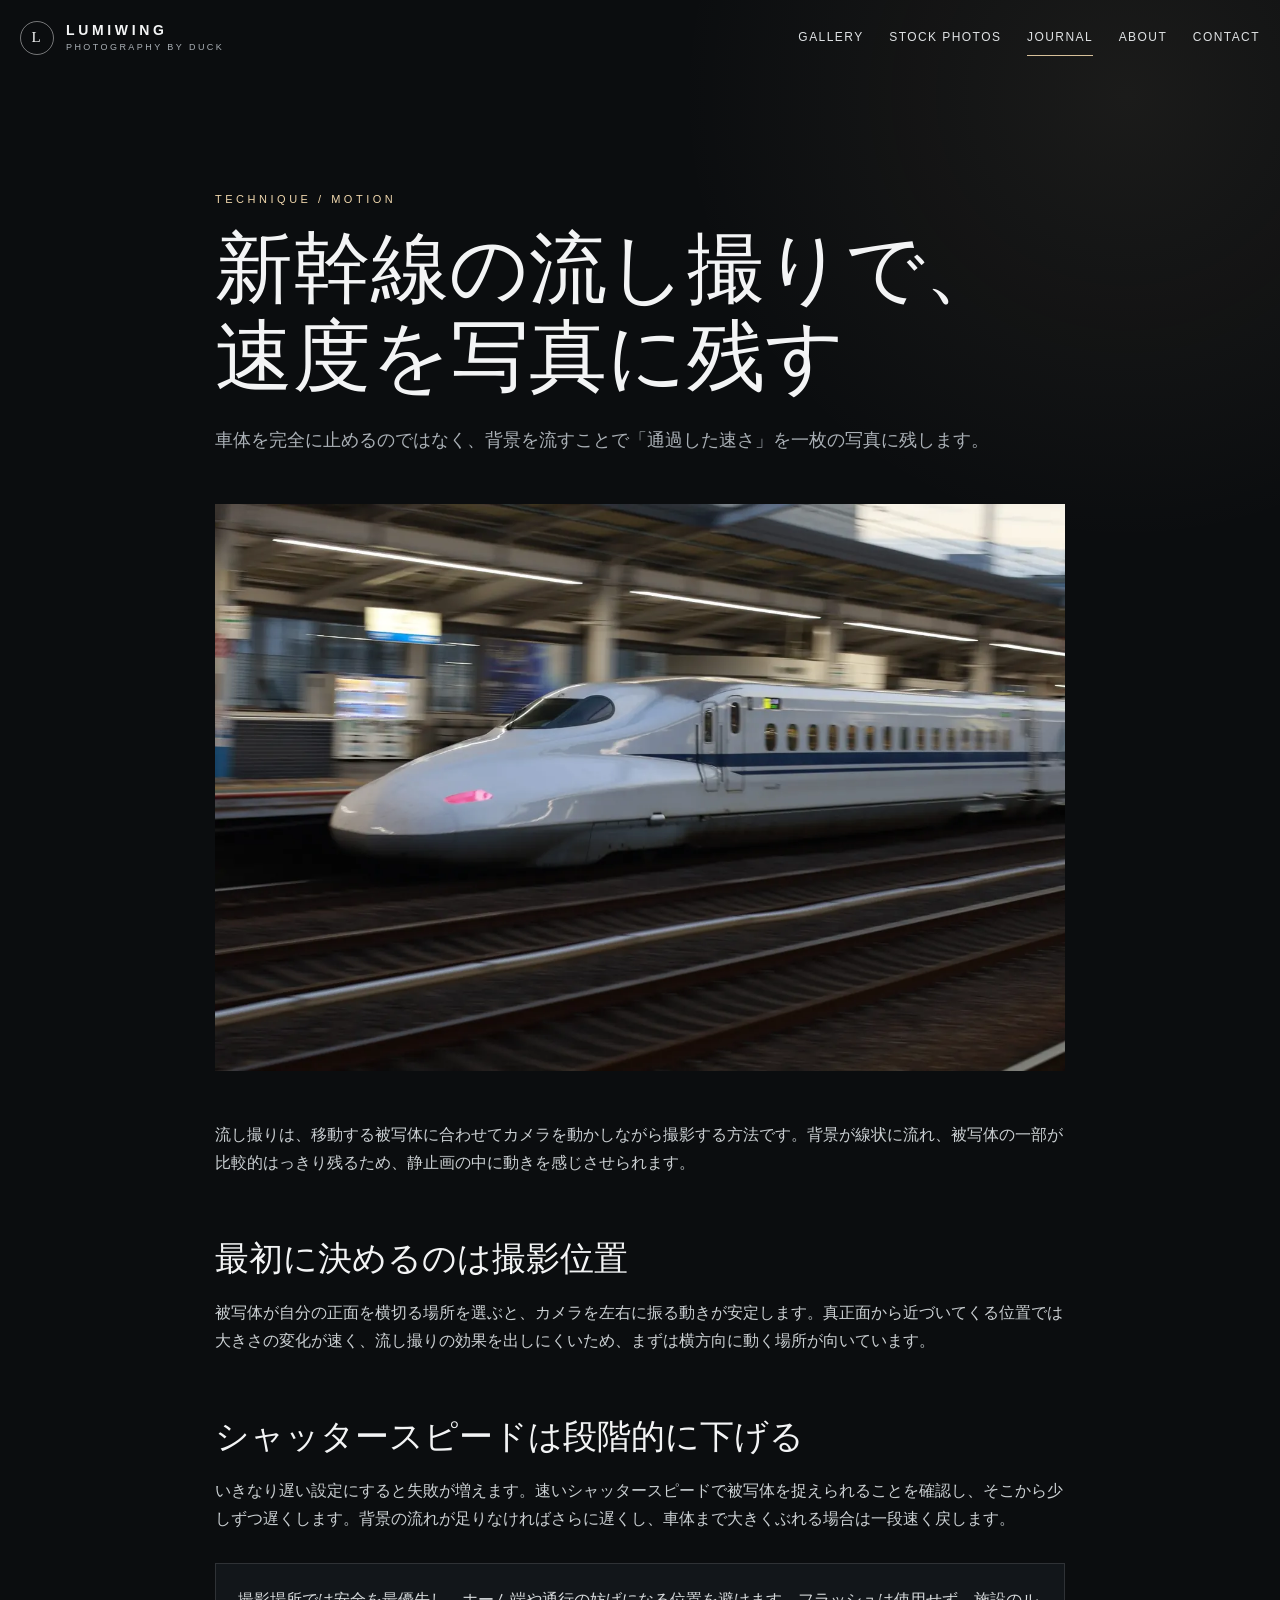
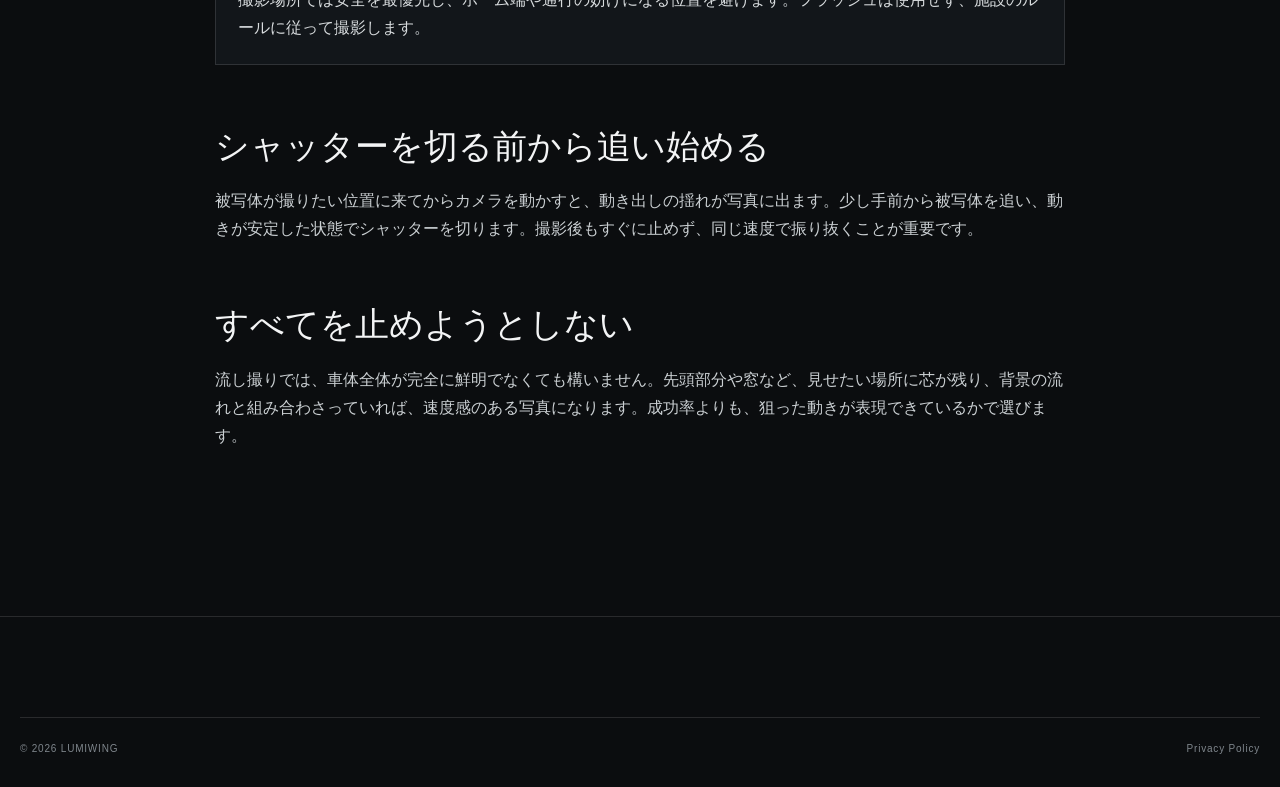
<file: journal/panning-train.html>
<!doctype html><html lang="ja"><head><meta charset="utf-8"><meta name="viewport" content="width=device-width, initial-scale=1"><meta name="description" content="新幹線など速い乗り物を流し撮りする際の基本的な考え方。"><meta name="theme-color" content="#0b0d0f"><title>新幹線の流し撮りで速度を残す｜LUMIWING — Photography by Duck</title><link rel="stylesheet" href="../assets/css/style.css"></head><body>
<header class="site-header"><div class="header-inner"><a class="brand" href="../index.html"><span class="brand-mark">L</span><span class="brand-text"><strong>LUMIWING</strong><small>PHOTOGRAPHY BY DUCK</small></span></a><button class="menu-button" aria-label="メニューを開く" aria-expanded="false"><span></span><span></span></button><nav class="site-nav"><a href="../gallery.html">Gallery</a><a href="../stock.html">Stock Photos</a><a href="../journal.html" aria-current="page">Journal</a><a href="../about.html">About</a><a href="../contact.html">Contact</a></nav></div></header>
<main class="article-wrap"><header class="article-header"><p class="eyebrow">Technique / Motion</p><h1>新幹線の流し撮りで、速度を写真に残す</h1><p class="lead">車体を完全に止めるのではなく、背景を流すことで「通過した速さ」を一枚の写真に残します。</p></header><figure class="article-hero protected-image"><img src="../assets/images/train.webp" alt="ホームを走る新幹線の流し撮り"></figure><article class="article-body"><p>流し撮りは、移動する被写体に合わせてカメラを動かしながら撮影する方法です。背景が線状に流れ、被写体の一部が比較的はっきり残るため、静止画の中に動きを感じさせられます。</p><h2>最初に決めるのは撮影位置</h2><p>被写体が自分の正面を横切る場所を選ぶと、カメラを左右に振る動きが安定します。真正面から近づいてくる位置では大きさの変化が速く、流し撮りの効果を出しにくいため、まずは横方向に動く場所が向いています。</p><h2>シャッタースピードは段階的に下げる</h2><p>いきなり遅い設定にすると失敗が増えます。速いシャッタースピードで被写体を捉えられることを確認し、そこから少しずつ遅くします。背景の流れが足りなければさらに遅くし、車体まで大きくぶれる場合は一段速く戻します。</p><div class="article-note">撮影場所では安全を最優先し、ホーム端や通行の妨げになる位置を避けます。フラッシュは使用せず、施設のルールに従って撮影します。</div><h2>シャッターを切る前から追い始める</h2><p>被写体が撮りたい位置に来てからカメラを動かすと、動き出しの揺れが写真に出ます。少し手前から被写体を追い、動きが安定した状態でシャッターを切ります。撮影後もすぐに止めず、同じ速度で振り抜くことが重要です。</p><h2>すべてを止めようとしない</h2><p>流し撮りでは、車体全体が完全に鮮明でなくても構いません。先頭部分や窓など、見せたい場所に芯が残り、背景の流れと組み合わさっていれば、速度感のある写真になります。成功率よりも、狙った動きが表現できているかで選びます。</p><!-- AdSense article slot can be inserted here after approval. --></article></main>
<footer class="site-footer"><div class="footer-inner"><div class="footer-bottom"><span>© <span data-year></span> LUMIWING</span><span><a href="../privacy.html">Privacy Policy</a></span></div></div></footer><script src="../assets/js/site.js"></script></body></html>
</file>
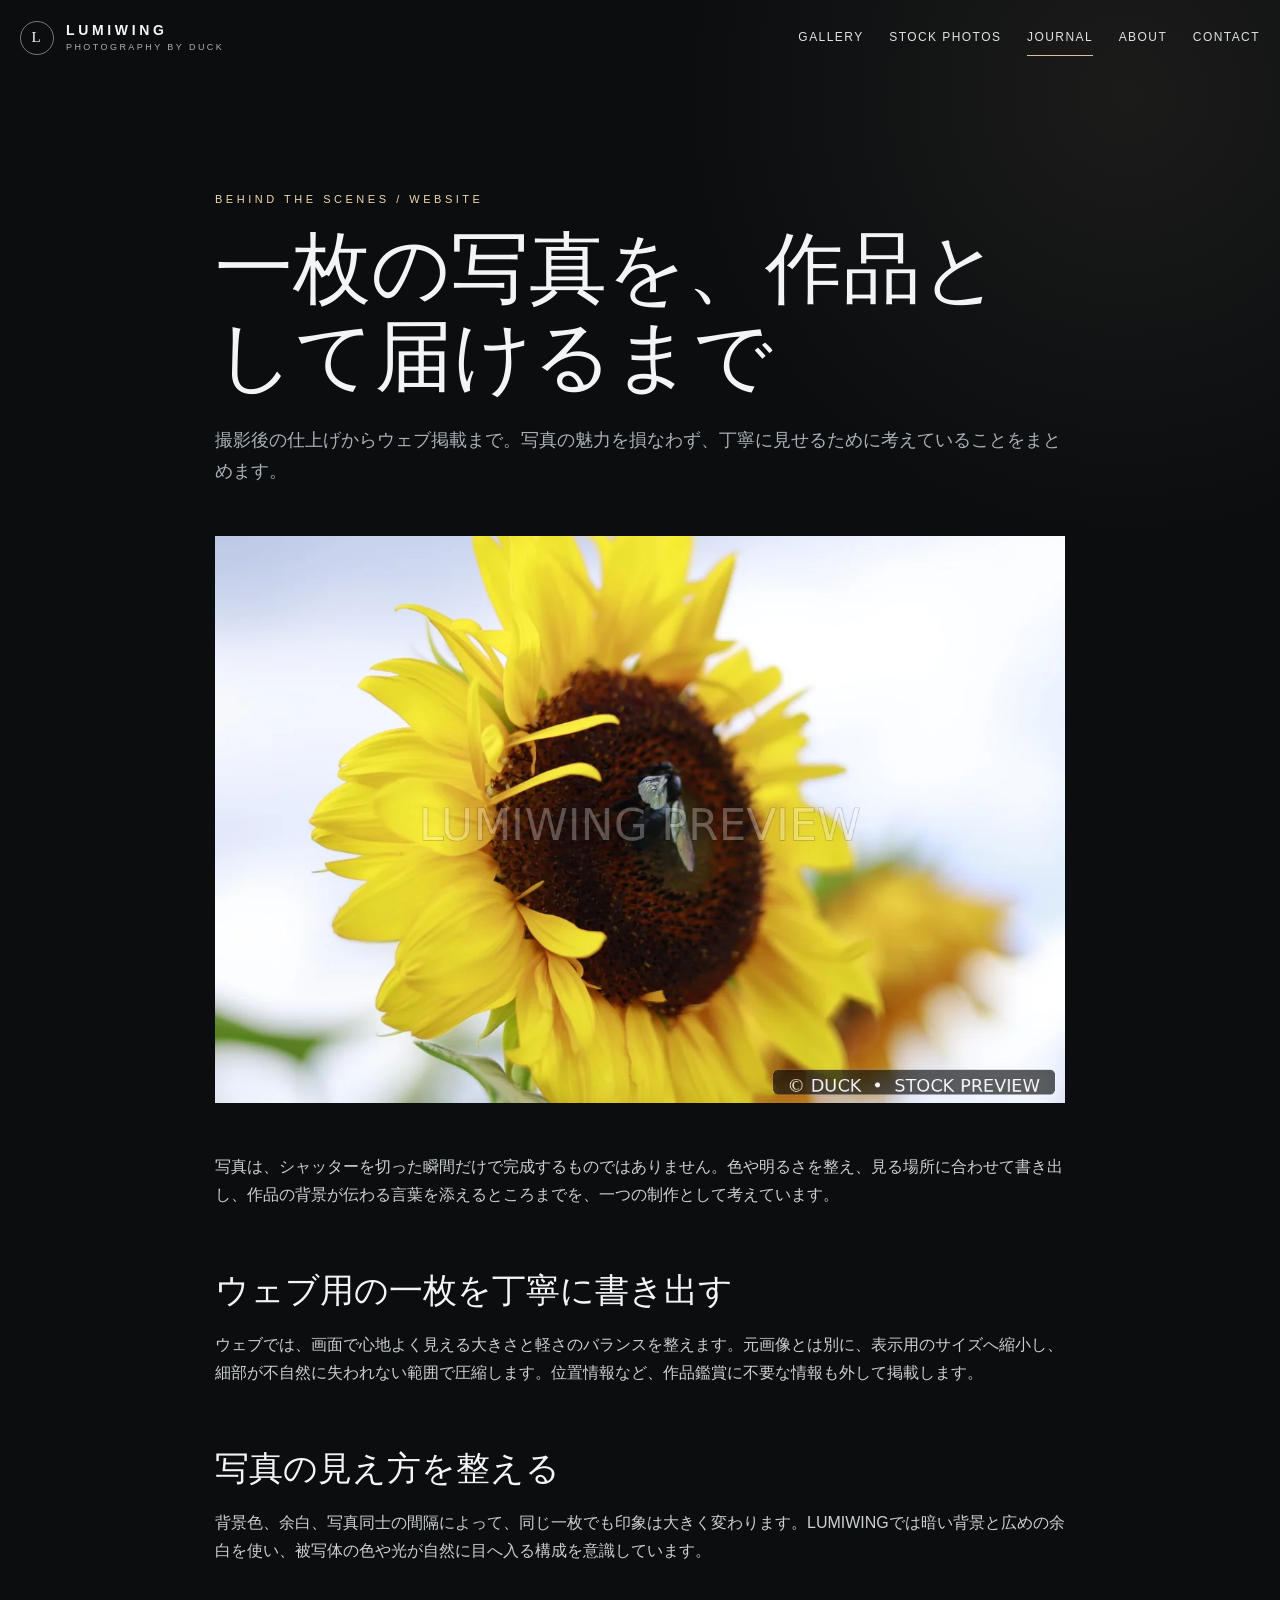
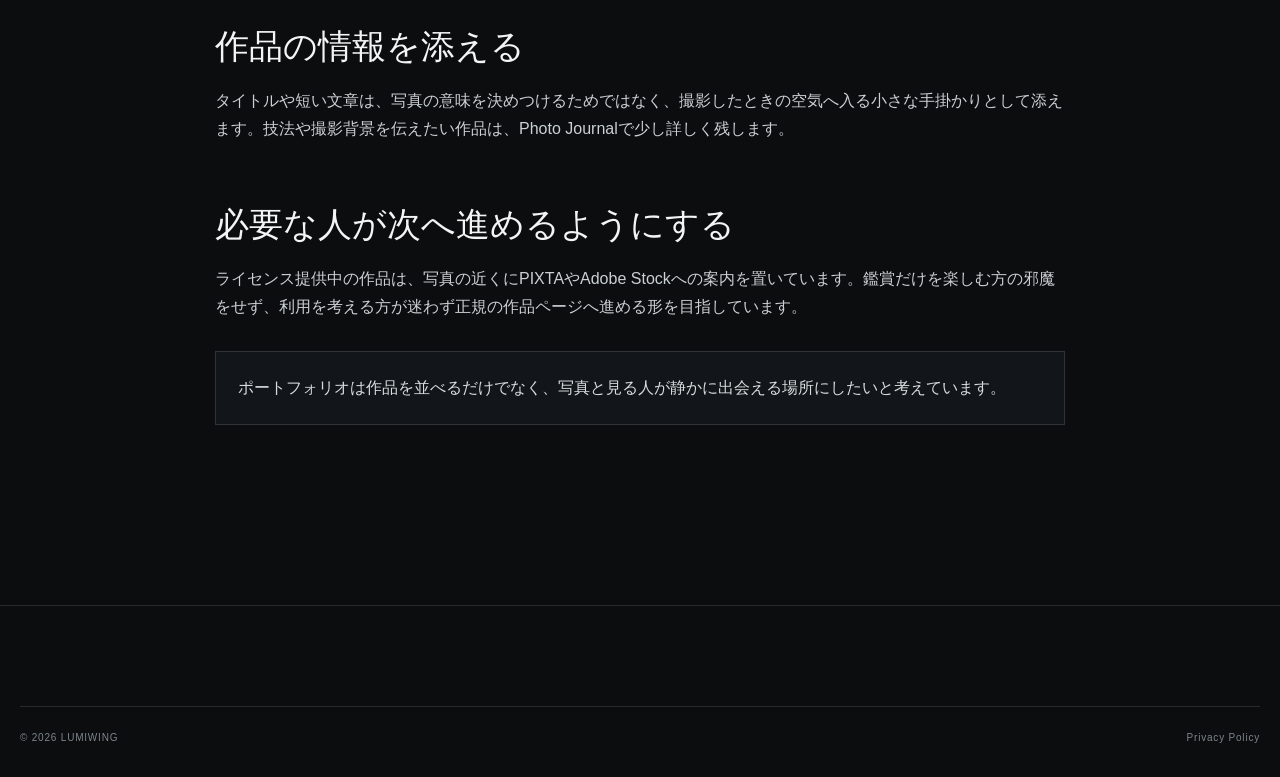
<file: journal/protect-stock-photos.html>
<!doctype html><html lang="ja"><head><meta charset="utf-8"><meta name="viewport" content="width=device-width, initial-scale=1"><meta name="description" content="一枚の写真を仕上げ、ウェブに掲載し、作品として届けるまでに考えていること。"><meta name="theme-color" content="#0b0d0f"><title>一枚の写真を、作品として届けるまで｜LUMIWING — Photography by Duck</title><link rel="stylesheet" href="../assets/css/style.css?v=4"></head><body>
<header class="site-header"><div class="header-inner"><a class="brand" href="../index.html"><span class="brand-mark">L</span><span class="brand-text"><strong>LUMIWING</strong><small>PHOTOGRAPHY BY DUCK</small></span></a><button class="menu-button" aria-label="メニューを開く" aria-expanded="false"><span></span><span></span></button><nav class="site-nav"><a href="../gallery.html">Gallery</a><a href="../stock.html">Stock Photos</a><a href="../journal.html" aria-current="page">Journal</a><a href="../about.html">About</a><a href="../contact.html">Contact</a></nav></div></header>
<main class="article-wrap"><header class="article-header"><p class="eyebrow">Behind the scenes / Website</p><h1>一枚の写真を、作品として届けるまで</h1><p class="lead">撮影後の仕上げからウェブ掲載まで。写真の魅力を損なわず、丁寧に見せるために考えていることをまとめます。</p></header><figure class="article-hero protected-image"><img src="../assets/images/sunflower-stock.webp" alt="ヒマワリの作品プレビュー"></figure><article class="article-body"><p>写真は、シャッターを切った瞬間だけで完成するものではありません。色や明るさを整え、見る場所に合わせて書き出し、作品の背景が伝わる言葉を添えるところまでを、一つの制作として考えています。</p><h2>ウェブ用の一枚を丁寧に書き出す</h2><p>ウェブでは、画面で心地よく見える大きさと軽さのバランスを整えます。元画像とは別に、表示用のサイズへ縮小し、細部が不自然に失われない範囲で圧縮します。位置情報など、作品鑑賞に不要な情報も外して掲載します。</p><h2>写真の見え方を整える</h2><p>背景色、余白、写真同士の間隔によって、同じ一枚でも印象は大きく変わります。LUMIWINGでは暗い背景と広めの余白を使い、被写体の色や光が自然に目へ入る構成を意識しています。</p><h2>作品の情報を添える</h2><p>タイトルや短い文章は、写真の意味を決めつけるためではなく、撮影したときの空気へ入る小さな手掛かりとして添えます。技法や撮影背景を伝えたい作品は、Photo Journalで少し詳しく残します。</p><h2>必要な人が次へ進めるようにする</h2><p>ライセンス提供中の作品は、写真の近くにPIXTAやAdobe Stockへの案内を置いています。鑑賞だけを楽しむ方の邪魔をせず、利用を考える方が迷わず正規の作品ページへ進める形を目指しています。</p><div class="article-note">ポートフォリオは作品を並べるだけでなく、写真と見る人が静かに出会える場所にしたいと考えています。</div><!-- AdSense article slot can be inserted here after approval. --></article></main>
<footer class="site-footer"><div class="footer-inner"><div class="footer-bottom"><span>© <span data-year></span> LUMIWING</span><span><a href="../privacy.html">Privacy Policy</a></span></div></div></footer><script src="../assets/js/site.js?v=4"></script></body></html>
</file>
<file: assets/css/style.css>
:root {
  --bg: #0b0d0f;
  --surface: #12161a;
  --surface-2: #181d22;
  --text: #f3f4f5;
  --muted: #aab0b6;
  --line: rgba(255,255,255,.12);
  --accent: #d7c09a;
  --accent-strong: #f1d8ae;
  --max: 1240px;
  --shadow: 0 24px 70px rgba(0,0,0,.34);
}

* { box-sizing: border-box; }
html { scroll-behavior: smooth; background: var(--bg); }
body {
  margin: 0;
  color: var(--text);
  background:
    radial-gradient(circle at 88% 4%, rgba(215,192,154,.08), transparent 28rem),
    var(--bg);
  font-family: -apple-system, BlinkMacSystemFont, "Segoe UI", "Hiragino Kaku Gothic ProN", "Yu Gothic", Meiryo, sans-serif;
  line-height: 1.75;
  -webkit-font-smoothing: antialiased;
}
body.menu-open { overflow: hidden; }
img {
  display: block;
  max-width: 100%;
  user-select: none;
  -webkit-user-select: none;
  -webkit-user-drag: none;
}
a { color: inherit; text-decoration: none; }
button, input, textarea { font: inherit; }
button { color: inherit; }
::selection { background: rgba(215,192,154,.3); color: white; }

.site-header {
  position: fixed;
  inset: 0 0 auto 0;
  z-index: 100;
  height: 76px;
  display: flex;
  align-items: center;
  border-bottom: 1px solid transparent;
  transition: background .3s ease, border-color .3s ease, backdrop-filter .3s ease;
}
.site-header.is-scrolled {
  background: rgba(11,13,15,.82);
  border-color: var(--line);
  backdrop-filter: blur(18px);
}
.header-inner {
  width: min(calc(100% - 40px), var(--max));
  margin: auto;
  display: flex;
  align-items: center;
  justify-content: space-between;
  gap: 24px;
}
.brand { display: inline-flex; align-items: center; gap: 12px; letter-spacing: .12em; }
.brand-mark {
  width: 34px; height: 34px; border: 1px solid rgba(255,255,255,.44); border-radius: 50%;
  display: grid; place-items: center; font-family: Georgia, serif; font-size: 15px;
}
.brand-text { display: grid; line-height: 1.05; }
.brand-text strong { font-size: 14px; letter-spacing: .26em; }
.brand-text small { color: var(--muted); font-size: 9px; letter-spacing: .27em; margin-top: 5px; }
.site-nav { display: flex; align-items: center; gap: clamp(14px, 2vw, 30px); }
.site-nav a { color: #dfe2e4; font-size: 12px; letter-spacing: .12em; text-transform: uppercase; position: relative; }
.site-nav a::after { content:""; position:absolute; left:0; right:100%; bottom:-8px; height:1px; background:var(--accent); transition:right .25s ease; }
.site-nav a:hover::after, .site-nav a[aria-current="page"]::after { right:0; }
.menu-button { display:none; border:0; background:none; padding:8px; cursor:pointer; }
.menu-button span { display:block; width:24px; height:1px; background:white; margin:6px 0; transition:.25s; }

.hero {
  position: relative;
  min-height: 100svh;
  overflow: hidden;
  display: grid;
  align-items: end;
}
.hero-media { position:absolute; inset:0; }
.hero-media img { width:100%; height:100%; object-fit:cover; object-position:center 46%; filter: saturate(.9) contrast(1.04); }
.hero-media .mobile-hero { display:none; }
.hero::before {
  content:""; position:absolute; inset:0; z-index:1;
  background: linear-gradient(180deg, rgba(0,0,0,.2) 0%, rgba(0,0,0,.16) 45%, rgba(8,10,12,.92) 100%),
              linear-gradient(90deg, rgba(0,0,0,.42), transparent 58%);
}
.hero-content {
  position:relative; z-index:2; width:min(calc(100% - 40px), var(--max)); margin:0 auto;
  padding: 160px 0 90px;
}
.eyebrow { color: var(--accent-strong); font-size: 11px; letter-spacing: .32em; text-transform: uppercase; margin:0 0 20px; }
.hero h1, .page-hero h1 {
  font-family: Georgia, "Times New Roman", serif;
  font-weight: 400;
  letter-spacing: .01em;
  margin:0;
}
.hero h1 { font-size: clamp(46px, 8vw, 118px); line-height:.92; max-width: 1000px; }
.hero h1 span { display:block; margin-top:.15em; font-size:.42em; letter-spacing:.24em; font-family:inherit; color:#ece6dd; }
.hero-copy { max-width:570px; color:#d2d5d7; font-size:clamp(14px, 1.5vw, 18px); margin:32px 0 0; }
.hero-actions { display:flex; flex-wrap:wrap; gap:12px; margin-top:34px; }
.button {
  min-height:50px; padding:0 23px; border:1px solid rgba(255,255,255,.25); border-radius:999px;
  display:inline-flex; align-items:center; justify-content:center; gap:10px;
  font-size:12px; letter-spacing:.1em; transition:.25s ease; cursor:pointer; background:rgba(10,12,14,.22);
}
.button:hover { transform:translateY(-2px); border-color:var(--accent); background:rgba(215,192,154,.1); }
.button.primary { background:var(--text); color:#101214; border-color:var(--text); }
.button.primary:hover { background:var(--accent-strong); border-color:var(--accent-strong); }
.button.small { min-height:42px; padding:0 18px; }
.scroll-cue { position:absolute; right:max(20px, calc((100vw - var(--max))/2)); bottom:48px; z-index:2; writing-mode:vertical-rl; font-size:10px; letter-spacing:.25em; color:#c9cccf; display:flex; align-items:center; gap:12px; }
.scroll-cue::after { content:""; width:1px; height:60px; background:linear-gradient(var(--accent), transparent); }

main { overflow:hidden; }
.section { width:min(calc(100% - 40px), var(--max)); margin:0 auto; padding:110px 0; }
.section.compact { padding-top:70px; padding-bottom:70px; }
.section-head { display:flex; justify-content:space-between; align-items:end; gap:30px; margin-bottom:44px; }
.section-kicker { display:block; color:var(--accent); font-size:10px; letter-spacing:.28em; text-transform:uppercase; margin-bottom:12px; }
.section h2, .content-title {
  font-family:Georgia, "Times New Roman", serif; font-weight:400; line-height:1.15; margin:0;
  font-size:clamp(34px, 5vw, 66px);
}
.section-intro { max-width:520px; color:var(--muted); margin:0; }
.text-link { color:var(--accent-strong); font-size:12px; letter-spacing:.1em; white-space:nowrap; }
.text-link:hover { text-decoration:underline; text-underline-offset:5px; }

.feature-grid { display:grid; grid-template-columns:1.35fr .65fr; grid-template-rows:360px 360px; gap:14px; }
.feature-card { position:relative; overflow:hidden; border-radius:3px; background:var(--surface); }
.feature-card:first-child { grid-row:1 / span 2; }
.feature-card img { width:100%; height:100%; object-fit:cover; transition:transform .9s cubic-bezier(.2,.8,.2,1), filter .4s; }
.feature-card:hover img { transform:scale(1.035); filter:brightness(.78); }
.card-overlay { position:absolute; inset:0; display:flex; flex-direction:column; justify-content:end; padding:28px; background:linear-gradient(transparent 45%, rgba(0,0,0,.76)); pointer-events:none; }
.card-overlay .tag { color:var(--accent-strong); font-size:10px; letter-spacing:.18em; text-transform:uppercase; }
.card-overlay h3 { margin:7px 0 0; font-family:Georgia, serif; font-size:28px; font-weight:400; }

.split-band { background:var(--surface); border-top:1px solid var(--line); border-bottom:1px solid var(--line); }
.split-inner { width:min(calc(100% - 40px), var(--max)); margin:auto; padding:100px 0; display:grid; grid-template-columns:1fr 1fr; gap:80px; align-items:center; }
.split-image { position:relative; box-shadow:var(--shadow); }
.split-image img { width:100%; aspect-ratio:4/3; object-fit:cover; }
.stock-badge { position:absolute; top:18px; left:18px; background:rgba(11,13,15,.8); backdrop-filter:blur(8px); border:1px solid rgba(255,255,255,.2); border-radius:999px; padding:8px 12px; font-size:10px; letter-spacing:.16em; }
.split-copy h2 { font-family:Georgia,serif; font-size:clamp(38px, 5vw, 68px); font-weight:400; line-height:1.05; margin:0 0 24px; }
.split-copy p { color:var(--muted); }
.platform-row { display:flex; flex-wrap:wrap; gap:10px; margin-top:28px; }

.journal-grid { display:grid; grid-template-columns:repeat(3,1fr); gap:18px; }
.journal-card { border:1px solid var(--line); background:rgba(255,255,255,.025); transition:.25s; }
.journal-card:hover { transform:translateY(-4px); border-color:rgba(215,192,154,.5); }
.journal-card img { width:100%; aspect-ratio:16/10; object-fit:cover; }
.journal-body { padding:24px; }
.journal-meta { color:var(--accent); font-size:10px; letter-spacing:.18em; }
.journal-card h3 { font-family:Georgia,serif; font-weight:400; line-height:1.4; font-size:23px; margin:12px 0 10px; }
.journal-card p { color:var(--muted); font-size:14px; margin:0; }

.page-hero { padding:150px 0 70px; width:min(calc(100% - 40px), var(--max)); margin:auto; border-bottom:1px solid var(--line); }
.page-hero h1 { font-size:clamp(52px, 8vw, 100px); }
.page-hero p { max-width:640px; color:var(--muted); margin:24px 0 0; }

.filters { display:flex; flex-wrap:wrap; gap:8px; margin:0 0 34px; }
.filter-button { border:1px solid var(--line); background:transparent; border-radius:999px; padding:10px 16px; cursor:pointer; color:var(--muted); font-size:12px; }
.filter-button.active, .filter-button:hover { color:var(--text); border-color:var(--accent); }
.gallery-grid { columns:3 300px; column-gap:14px; }
.gallery-item { break-inside:avoid; margin:0 0 14px; position:relative; overflow:hidden; background:var(--surface); cursor:zoom-in; }
.gallery-item.is-hidden { display:none; }
.gallery-item img { width:100%; transition:transform .7s ease, filter .3s ease; }
.gallery-item:hover img { transform:scale(1.02); filter:brightness(.75); }
.gallery-caption { position:absolute; inset:auto 0 0; padding:45px 18px 17px; background:linear-gradient(transparent, rgba(0,0,0,.8)); opacity:0; transform:translateY(8px); transition:.25s; pointer-events:none; }
.gallery-item:hover .gallery-caption { opacity:1; transform:none; }
.gallery-caption strong { font-family:Georgia,serif; font-weight:400; font-size:20px; }
.gallery-caption span { display:block; color:#c8cdd0; font-size:11px; margin-top:4px; letter-spacing:.1em; }

.lightbox { position:fixed; inset:0; z-index:300; background:rgba(0,0,0,.94); display:none; place-items:center; padding:60px 20px 30px; }
.lightbox.open { display:grid; }
.lightbox img { max-height:78vh; max-width:min(94vw, 1400px); box-shadow:0 30px 100px rgba(0,0,0,.6); }
.lightbox-info { margin-top:16px; text-align:center; }
.lightbox-info strong { font-family:Georgia,serif; font-size:20px; font-weight:400; }
.lightbox-info span { display:block; color:var(--muted); font-size:12px; margin-top:4px; }
.lightbox-close { position:absolute; top:20px; right:24px; border:0; background:none; font-size:32px; cursor:pointer; padding:10px; }

.stock-layout { display:grid; grid-template-columns:minmax(0,1.1fr) minmax(300px,.9fr); gap:60px; align-items:start; }
.stock-preview { position:sticky; top:110px; border:1px solid var(--line); background:var(--surface); padding:10px; }
.stock-preview img { width:100%; }
.stock-details h2 { font-family:Georgia,serif; font-size:clamp(38px,5vw,64px); line-height:1.1; font-weight:400; margin:0 0 12px; }
.stock-details .subtitle { color:var(--accent); letter-spacing:.12em; font-size:11px; }
.stock-details p { color:var(--muted); }
.notice { border-left:2px solid var(--accent); padding:16px 18px; background:rgba(215,192,154,.06); color:#cfd2d4; font-size:13px; margin:28px 0; }

.article-wrap { width:min(calc(100% - 40px), 850px); margin:auto; padding:70px 0 120px; }
.article-header { padding-top:120px; }
.article-header .eyebrow { margin-bottom:16px; }
.article-header h1 { font-family:Georgia,serif; font-size:clamp(42px,7vw,78px); line-height:1.12; font-weight:400; margin:0; }
.article-header .lead { color:var(--muted); font-size:18px; margin:25px 0 0; }
.article-hero { margin:48px 0 50px; }
.article-hero img { width:100%; max-height:590px; object-fit:cover; }
.article-body { font-size:16px; }
.article-body h2 { font-family:Georgia,serif; font-weight:400; font-size:34px; line-height:1.3; margin:60px 0 18px; }
.article-body h3 { margin:38px 0 12px; font-size:20px; }
.article-body p, .article-body li { color:#cbd0d3; }
.article-body ul { padding-left:1.2em; }
.article-note { background:var(--surface); border:1px solid var(--line); padding:22px; margin:30px 0; color:#d8dcde; }
.ad-slot-comment { display:none; }

.about-grid, .contact-grid { display:grid; grid-template-columns:.75fr 1.25fr; gap:80px; align-items:start; }
.about-monogram { aspect-ratio:1; border:1px solid var(--line); display:grid; place-items:center; font-family:Georgia,serif; font-size:clamp(70px,12vw,150px); color:var(--accent); background:radial-gradient(circle, rgba(215,192,154,.08), transparent 65%); }
.prose h2 { font-family:Georgia,serif; font-size:42px; font-weight:400; margin:0 0 24px; }
.prose p { color:var(--muted); }
.fact-list { display:grid; grid-template-columns:repeat(2,1fr); gap:1px; background:var(--line); border:1px solid var(--line); margin-top:36px; }
.fact { background:var(--bg); padding:22px; }
.fact small { display:block; color:var(--accent); letter-spacing:.12em; margin-bottom:7px; }

.form { display:grid; gap:16px; }
.field label { display:block; font-size:12px; color:#d6d9db; margin-bottom:8px; }
.field input, .field textarea { width:100%; border:1px solid var(--line); background:var(--surface); color:var(--text); padding:15px 16px; outline:none; }
.field input:focus, .field textarea:focus { border-color:var(--accent); }
.field textarea { min-height:170px; resize:vertical; }
.form-status { min-height:1.5em; color:var(--accent-strong); font-size:13px; }

.policy h2 { font-family:Georgia,serif; font-weight:400; font-size:28px; margin:46px 0 12px; }
.policy p, .policy li { color:var(--muted); }

.site-footer { border-top:1px solid var(--line); margin-top:30px; }
.footer-inner { width:min(calc(100% - 40px), var(--max)); margin:auto; padding:55px 0 30px; }
.footer-top { display:flex; justify-content:space-between; gap:40px; align-items:start; }
.footer-copy { max-width:460px; color:var(--muted); font-size:13px; }
.footer-links { display:grid; grid-template-columns:repeat(2,minmax(120px,1fr)); gap:12px 30px; font-size:12px; }
.footer-links a:hover { color:var(--accent); }
.footer-bottom { border-top:1px solid var(--line); margin-top:45px; padding-top:22px; display:flex; justify-content:space-between; gap:20px; color:#7f868c; font-size:10px; letter-spacing:.08em; }

.reveal { opacity:0; transform:translateY(20px); transition:opacity .7s ease, transform .7s ease; }
.reveal.visible { opacity:1; transform:none; }

@media (max-width: 900px) {
  .site-nav { position:fixed; inset:76px 0 0; background:rgba(11,13,15,.98); display:none; flex-direction:column; align-items:flex-start; padding:45px 24px; gap:25px; }
  .site-nav.open { display:flex; }
  .site-nav a { font-size:18px; }
  .menu-button { display:block; }
  .feature-grid { grid-template-columns:1fr 1fr; grid-template-rows:520px 300px; }
  .feature-card:first-child { grid-column:1 / span 2; grid-row:auto; }
  .split-inner, .stock-layout, .about-grid, .contact-grid { grid-template-columns:1fr; gap:45px; }
  .stock-preview { position:relative; top:auto; }
  .journal-grid { grid-template-columns:1fr; }
  .journal-card { display:grid; grid-template-columns:42% 58%; }
  .journal-card img { height:100%; aspect-ratio:auto; }
  .footer-top { flex-direction:column; }
}

@media (max-width: 640px) {
  .site-header { height:68px; }
  .site-nav { inset-top:68px; }
  .header-inner, .hero-content, .section, .page-hero, .split-inner, .footer-inner, .article-wrap { width:min(calc(100% - 28px), var(--max)); }
  .brand-text strong { font-size:12px; letter-spacing:.18em; }
  .brand-text small { display:block; font-size:7px; letter-spacing:.12em; margin-top:4px; }
  .hero-media .desktop-hero { display:none; }
  .hero-media .mobile-hero { display:block; object-position:center; }
  .hero::before { background:linear-gradient(180deg, rgba(0,0,0,.1), rgba(0,0,0,.18) 35%, rgba(8,10,12,.93) 100%); }
  .hero-content { padding-bottom:74px; }
  .hero h1 { font-size:51px; }
  .hero h1 span { font-size:.34em; letter-spacing:.2em; }
  .scroll-cue { display:none; }
  .section { padding:78px 0; }
  .section-head { display:block; }
  .section-intro { margin-top:18px; }
  .feature-grid { display:block; }
  .feature-card { height:360px; margin-bottom:12px; }
  .feature-card:first-child { height:450px; }
  .split-inner { padding:75px 0; }
  .journal-card { display:block; }
  .journal-card img { aspect-ratio:16/10; }
  .gallery-grid { columns:2 145px; column-gap:8px; }
  .gallery-item { margin-bottom:8px; }
  .gallery-caption { opacity:1; transform:none; padding:35px 11px 10px; }
  .gallery-caption strong { font-size:15px; }
  .gallery-caption span { font-size:9px; }
  .fact-list { grid-template-columns:1fr; }
  .footer-bottom { flex-direction:column; }
  .page-hero { padding-top:125px; }
  .article-header { padding-top:105px; }
}

@media (prefers-reduced-motion: reduce) {
  *, *::before, *::after { scroll-behavior:auto !important; transition:none !important; animation:none !important; }
  .reveal { opacity:1; transform:none; }
}
</file>
